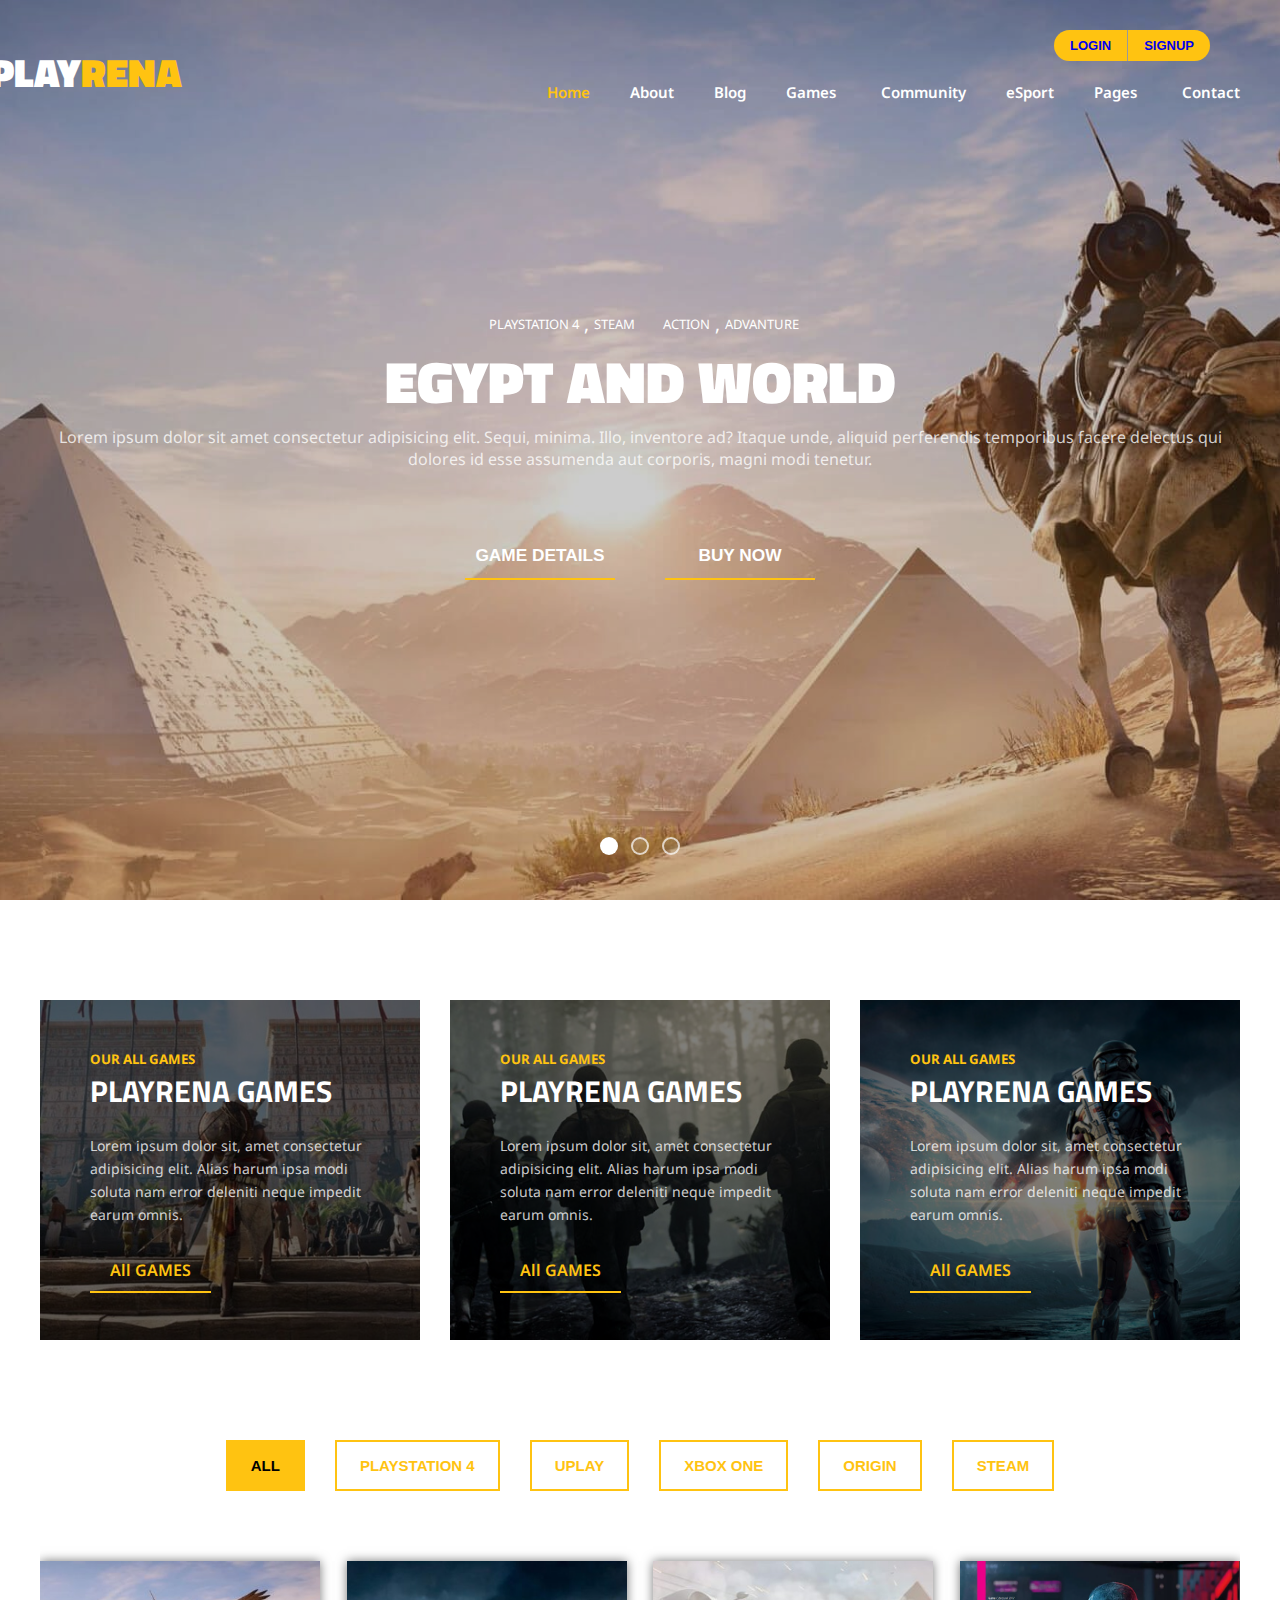
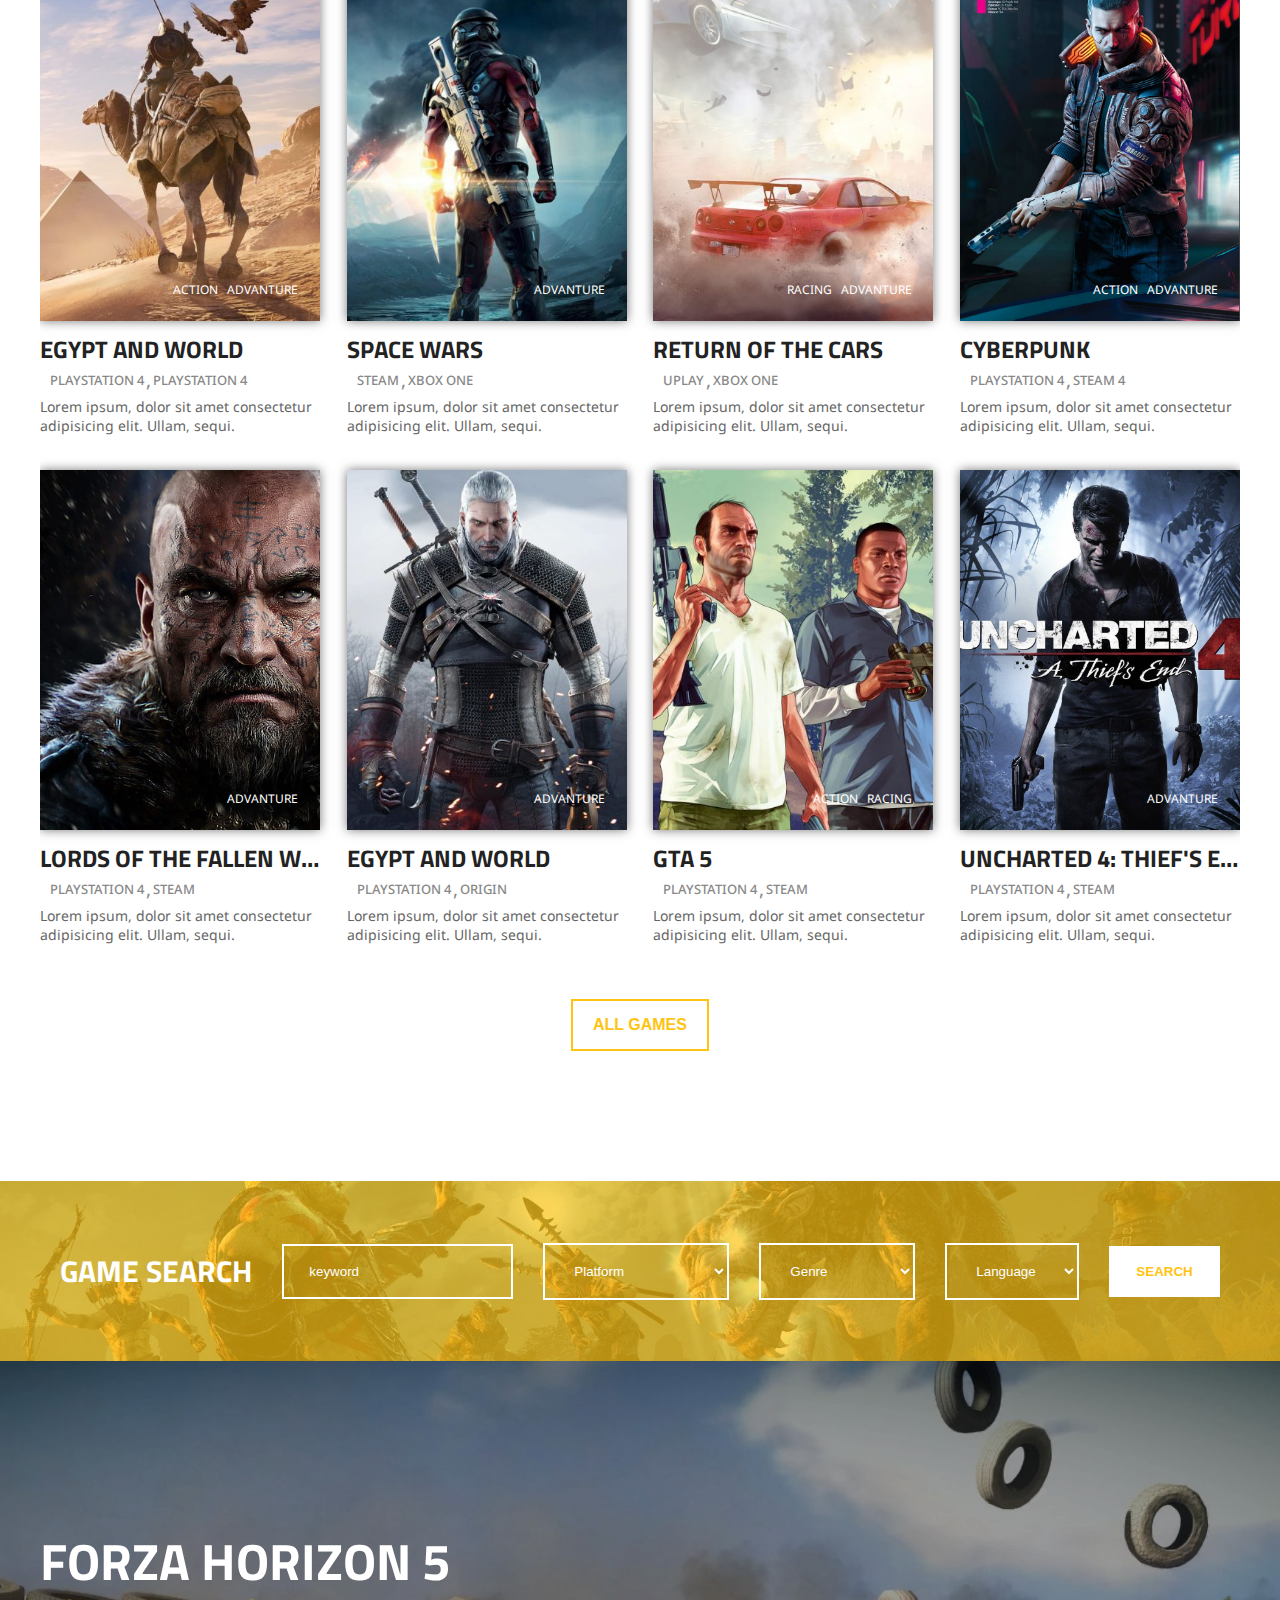
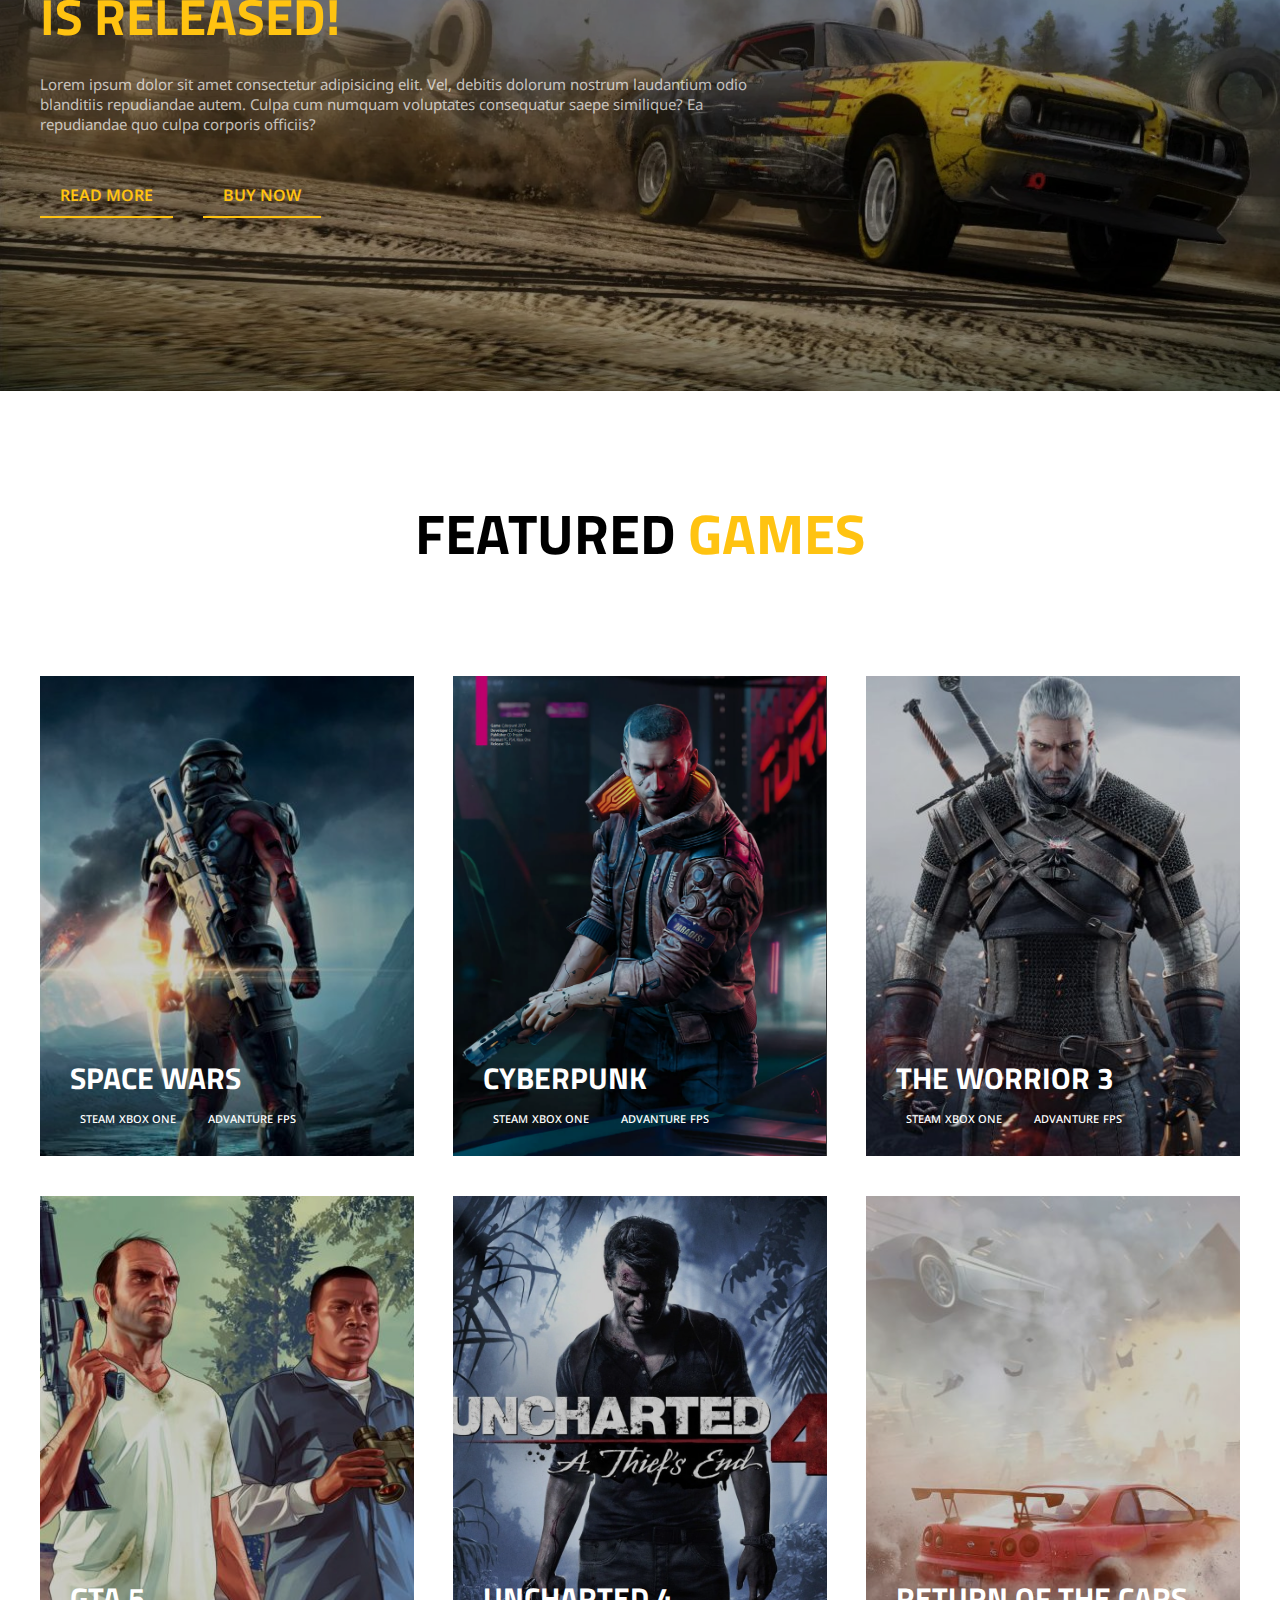
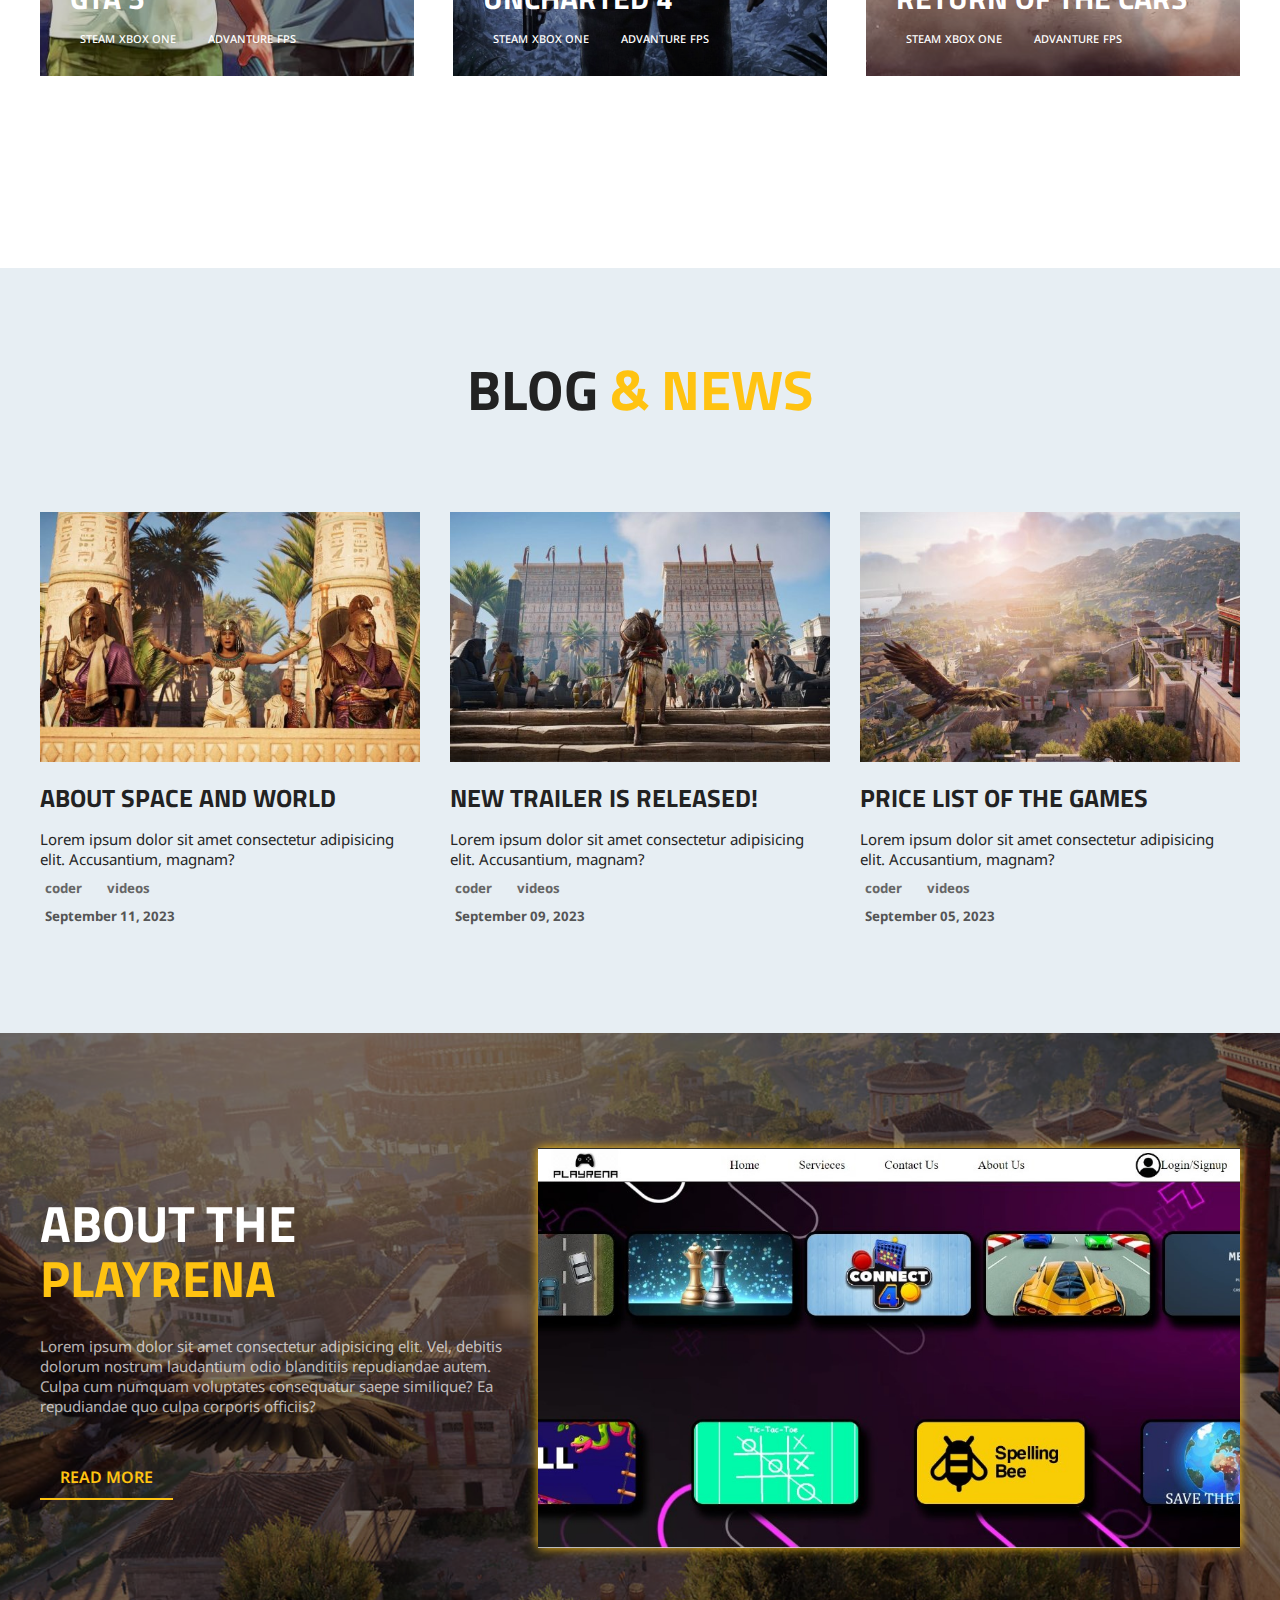
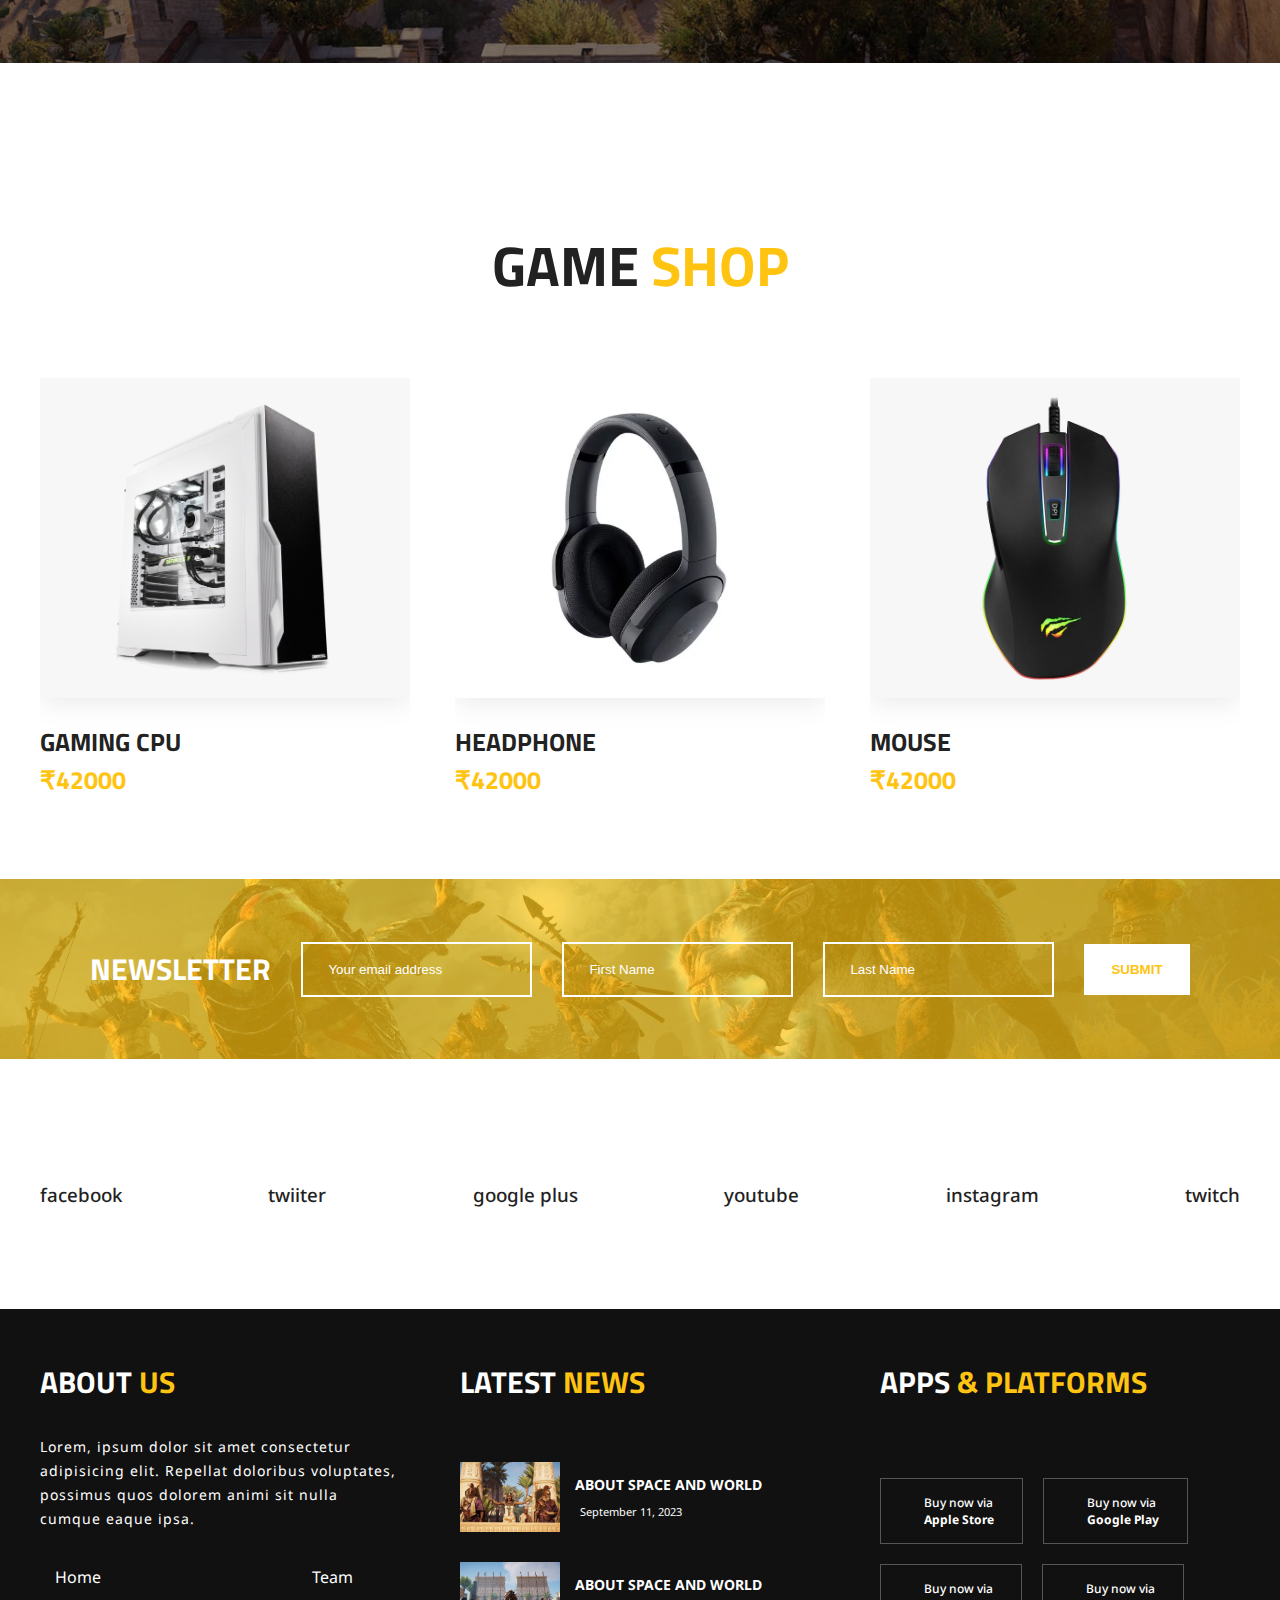
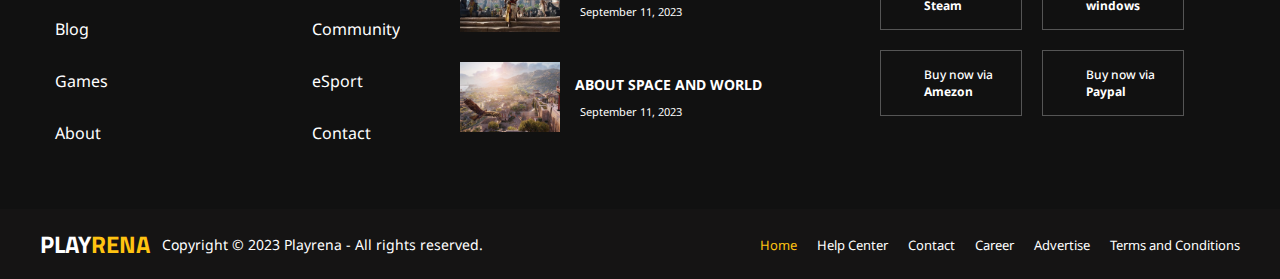
<file: gameshop/index.html>
<!DOCTYPE html>
<html lang="en">

<head>
    <meta charset="UTF-8">
    <meta name="viewport" content="width=device-width, initial-scale=1.0">
    <title>PLAYRENA</title>
    <link rel="stylesheet" href="style.css">
    <link rel="stylesheet" href="globle.css">
    <link rel="shortcut icon" href="img/favicon.png" type="image/x-icon">
    <link rel="stylesheet" href="https://cdnjs.cloudflare.com/ajax/libs/font-awesome/6.4.2/css/all.min.css"
        integrity="sha512-z3gLpd7yknf1YoNbCzqRKc4qyor8gaKU1qmn+CShxbuBusANI9QpRohGBreCFkKxLhei6S9CQXFEbbKuqLg0DA=="
        crossorigin="anonymous" referrerpolicy="no-referrer" />
</head>

<body>
    <header>
        <nav class="container">
            <div class="nav1 flex">
                <div class="icons flex">
                    <i class="fa-solid fa-magnifying-glass"></i>
                    <i class="fa-brands fa-facebook-f"></i>
                    <i class="fa-brands fa-twitter"></i>
                    <i class="fa-brands fa-google-plus-g"></i>
                    <i class="fa-brands fa-youtube"></i>
                    <i class="fa-brands fa-instagram"></i>
                    <i class="fa-brands fa-twitch"></i>
                </div>
                <div class="lsbtn flex">
                    <button><a style="text-decoration: none;" href="../userauth.php">LOGIN</a></button>
                    <button><a style="text-decoration: none;" href="../userauth.php">SIGNUP</a></button>
                </div>
            </div>
            <div class="mainnav flex">
                <div class="logo">
                    <h1><a href="/">PLAY<span>RENA</span></a></h1>
                </div>
                <div class="navlist">
                    <ul class="flex">
                        <li><a href="../index.html" class="active">Home</a></li>
                        <li><a href="/">About</a></li>
                        <li><a href="/">Blog</a></li>
                        <li><a href="/">Games<i class="fa-solid fa-angle-down"></i></a></li>
                        <li><a href="/">Community</a></li>
                        <li><a href="/">eSport</a></li>
                        <li><a href="/">Pages<i class="fa-solid fa-angle-down"></i></a></li>
                        <li><a href="/">Contact</a></li>
                    </ul>
                </div>
            </div>
        </nav>
        <div class="headercont container flex">
            <div class="labels flex">
                <div class="flex">
                    <i class="fa-solid fa-tv"></i>
                    <h3 class="flex">
                        <a href="/">PLAYSTATION 4</a>
                        <span>,</span>
                        <a href="/">STEAM</a>
                    </h3>
                </div>
                <div class="flex">
                    <i class="fa-solid fa-tags"></i>
                    <h3 class="flex">
                        <a href="/">ACTION</a>
                        <span>,</span>
                        <a href="/">ADVANTURE</a>
                    </h3>
                </div>
            </div>
            <h1 id="header_title">EGYPT AND WORLD</h1>
            <p>Lorem ipsum dolor sit amet consectetur adipisicing elit. Sequi, minima. Illo, inventore ad? Itaque unde,
                aliquid perferendis temporibus facere delectus qui dolores id esse assumenda aut corporis, magni modi
                tenetur.</p>
            <div class="headbtn flex">
                <a href="/" id="d_btn1"><button class="button type1"></button></a>
                <a href="/" id="d_btn1"><button class="button type2"></button></a>
            </div>
        </div>
        <div class="dots flex">
            <div class="dot"></div>
            <div class="dot"></div>
            <div class="dot"></div>
        </div>
    </header>

    <main>
        <div class="threebox container flex">
            <div class="cbox">
                <img src="img/box-1-bg.jpg" alt="title">
                <div class="cboxde">
                    <h5>OUR ALL GAMES</h5>
                    <h2>PLAYRENA GAMES</h2>
                    <p>Lorem ipsum dolor sit, amet consectetur adipisicing elit. Alias harum ipsa modi soluta nam error
                        deleniti neque impedit earum omnis.</p>
                    <a href="/">All GAMES</a>
                </div>
            </div>
            <div class="cbox">
                <img src="img/box-2-bg.jpg" alt="title">
                <div class="cboxde">
                    <h5>OUR ALL GAMES</h5>
                    <h2>PLAYRENA GAMES</h2>
                    <p>Lorem ipsum dolor sit, amet consectetur adipisicing elit. Alias harum ipsa modi soluta nam error
                        deleniti neque impedit earum omnis.</p>
                    <a href="/">All GAMES</a>
                </div>
            </div>
            <div class="cbox">
                <img src="img/box-3-bg.jpg" alt="title">
                <div class="cboxde">
                    <h5>OUR ALL GAMES</h5>
                    <h2>PLAYRENA GAMES</h2>
                    <p>Lorem ipsum dolor sit, amet consectetur adipisicing elit. Alias harum ipsa modi soluta nam error
                        deleniti neque impedit earum omnis.</p>
                    <a href="/">All GAMES</a>
                </div>
            </div>
        </div>
        <div class="container filter flex">
            <button class="active">ALL</button>
            <button>PLAYSTATION 4</button>
            <button>UPLAY</button>
            <button>XBOX ONE</button>
            <button>ORIGIN</button>
            <button>STEAM</button>
        </div>
        <div class="gamecards container flex">
            <div class="card">
                <div class="cardimg">
                    <a href="/">
                        <img src="img/egypt and world.jpg" alt="">
                    </a>
                    <div class="tegs">
                        <a href="/">ACTION</a>
                        <a href="/">ADVANTURE</a>
                        <i class="fa-solid fa-tags"></i>
                    </div>
                </div>
                <div class="cardinfo">
                    <h2>EGYPT AND WORLD</h2>
                    <div class="playteg flex">
                        <i class="fa-solid fa-tv"></i>
                        <h3 class="flex">
                            <a href="/">PLAYSTATION 4</a>
                            <span>,</span>
                            <a href="/">PLAYSTATION 4</a>
                        </h3>
                    </div>
                    <p>Lorem ipsum, dolor sit amet consectetur adipisicing elit. Ullam, sequi.</p>
                </div>
            </div>
            <div class="card">
                <div class="cardimg">
                    <a href="/">
                        <img src="img/spacewars.jpg" alt="">
                    </a>
                    <div class="tegs">
                        <a href="/">ADVANTURE</a>
                        <i class="fa-solid fa-tags"></i>
                    </div>
                </div>
                <div class="cardinfo">
                    <h2>SPACE WARS</h2>
                    <div class="playteg flex">
                        <i class="fa-solid fa-tv"></i>
                        <h3 class="flex">
                            <a href="/">STEAM</a>
                            <span>,</span>
                            <a href="/">XBOX ONE</a>
                        </h3>
                    </div>
                    <p>Lorem ipsum, dolor sit amet consectetur adipisicing elit. Ullam, sequi.</p>
                </div>
            </div>
            <div class="card">
                <div class="cardimg">
                    <a href="/">
                        <img src="img/return of the cars.jpg" alt="">
                    </a>
                    <div class="tegs">
                        <a href="/">RACING</a>
                        <a href="/">ADVANTURE</a>
                        <i class="fa-solid fa-tags"></i>
                    </div>
                </div>
                <div class="cardinfo">
                    <h2>RETURN OF THE CARS</h2>
                    <div class="playteg flex">
                        <i class="fa-solid fa-tv"></i>
                        <h3 class="flex">
                            <a href="/">UPLAY</a>
                            <span>,</span>
                            <a href="/">XBOX ONE</a>
                        </h3>
                    </div>
                    <p>Lorem ipsum, dolor sit amet consectetur adipisicing elit. Ullam, sequi.</p>
                </div>
            </div>
            <div class="card">
                <div class="cardimg">
                    <a href="/">
                        <img src="img/cyberpunk.jpg" alt="">
                    </a>
                    <div class="tegs">
                        <a href="/">ACTION</a>
                        <a href="/">ADVANTURE</a>
                        <i class="fa-solid fa-tags"></i>
                    </div>
                </div>
                <div class="cardinfo">
                    <h2>CYBERPUNK</h2>
                    <div class="playteg flex">
                        <i class="fa-solid fa-tv"></i>
                        <h3 class="flex">
                            <a href="/">PLAYSTATION 4</a>
                            <span>,</span>
                            <a href="/">STEAM 4</a>
                        </h3>
                    </div>
                    <p>Lorem ipsum, dolor sit amet consectetur adipisicing elit. Ullam, sequi.</p>
                </div>
            </div>
            <div class="card">
                <div class="cardimg">
                    <a href="/">
                        <img src="img/lords-of-the-fallen-warrior.jpg" alt="">
                    </a>
                    <div class="tegs">
                        <a href="/">ADVANTURE</a>
                        <i class="fa-solid fa-tags"></i>
                    </div>
                </div>
                <div class="cardinfo">
                    <h2>Lords of the fallen warrior</h2>
                    <div class="playteg flex">
                        <i class="fa-solid fa-tv"></i>
                        <h3 class="flex">
                            <a href="/">PLAYSTATION 4</a>
                            <span>,</span>
                            <a href="/">steam</a>
                        </h3>
                    </div>
                    <p>Lorem ipsum, dolor sit amet consectetur adipisicing elit. Ullam, sequi.</p>
                </div>
            </div>
            <div class="card">
                <div class="cardimg">
                    <a href="./product.php?id=1">
                        <img src="img/the-witcher-1.jpg" alt="">
                    </a>
                    <div class="tegs">
                        <a href="/">ADVANTURE</a>
                        <i class="fa-solid fa-tags"></i>
                    </div>
                </div>
                <div class="cardinfo">
                    <h2>EGYPT AND WORLD</h2>
                    <div class="playteg flex">
                        <i class="fa-solid fa-tv"></i>
                        <h3 class="flex">
                            <a href="/">PLAYSTATION 4</a>
                            <span>,</span>
                            <a href="/">origin</a>
                        </h3>
                    </div>
                    <p>Lorem ipsum, dolor sit amet consectetur adipisicing elit. Ullam, sequi.</p>
                </div>
            </div>
            <div class="card">
                <div class="cardimg">
                    <a href="/">
                        <img src="img/gta-5.jpg" alt="">
                    </a>
                    <div class="tegs">
                        <a href="/">ACTION</a>
                        <a href="/">racing</a>
                        <i class="fa-solid fa-tags"></i>
                    </div>
                </div>
                <div class="cardinfo">
                    <h2>GTA 5</h2>
                    <div class="playteg flex">
                        <i class="fa-solid fa-tv"></i>
                        <h3 class="flex">
                            <a href="/">PLAYSTATION 4</a>
                            <span>,</span>
                            <a href="/">steam</a>
                        </h3>
                    </div>
                    <p>Lorem ipsum, dolor sit amet consectetur adipisicing elit. Ullam, sequi.</p>
                </div>
            </div>
            <div class="card">
                <div class="cardimg">
                    <a href="/">
                        <img src="img/uncharted-4.jpg" alt="">
                    </a>
                    <div class="tegs">
                        <a href="/">ADVANTURE</a>
                        <i class="fa-solid fa-tags"></i>
                    </div>
                </div>
                <div class="cardinfo">
                    <h2>uncharted 4: thief's end</h2>
                    <div class="playteg flex">
                        <i class="fa-solid fa-tv"></i>
                        <h3 class="flex">
                            <a href="/">PLAYSTATION 4</a>
                            <span>,</span>
                            <a href="/">steam</a>
                        </h3>
                    </div>
                    <p>Lorem ipsum, dolor sit amet consectetur adipisicing elit. Ullam, sequi.</p>
                </div>
            </div>
        </div>
        <div class="allgamebtn flex container">
            <a href="/">
                <button>ALL GAMES</button>
            </a>
        </div>
        <div class="gamesearch flex">
            <div class="container flex">
                <h2>GAME SEARCH</h2>
                <form action="submit" class="flex">
                    <input type="text" placeholder="keyword">
                    <select name="name" id="">
                        <option value="">Platform</option>
                        <option value="Mac OS X">Mac OS X</option>
                        <option value="Microsoft Windows">Microsoft Windows</option>
                        <option value="Origin">Origin</option>
                        <option value="Playstation 4">Playstation 4</option>
                        <option value="Steam">Steam</option>
                    </select>
                    <select name="name" id="">
                        <option value="">Genre</option>
                        <option value="ACTION">ACTION</option>
                        <option value="ADVANTURE">ADVANTURE</option>
                        <option value="RACING">RACING</option>
                        <option value="SPORTS">SPORTS</option>
                        <option value="SIMULATION">SIMULATION</option>
                    </select>
                    <select name="name" id="">
                        <option value="">Language</option>
                        <option value="English">English</option>
                        <option value="German">German</option>
                    </select>
                    <button type="submit">SEARCH</button>
                </form>
            </div>
        </div>
        <div class="newrelesed flex">
            <div class="container">
                <div class="newretitle">
                    <h2>Forza horizon 5</h2>
                    <h2>Is released!</h2>
                </div>
                <p>Lorem ipsum dolor sit amet consectetur adipisicing elit. Vel, debitis dolorum nostrum laudantium odio
                    blanditiis repudiandae autem. Culpa cum numquam voluptates consequatur saepe similique? Ea
                    repudiandae quo culpa corporis officiis?</p>
                <div class="flex">
                    <a href="/">read more</a>
                    <a href="/">buy now</a>
                </div>
            </div>
        </div>
        <div class="featuredgames container flex">
            <h2>featured&nbsp;<span>games</span></h2>
            <div class="fgamescards flex">
                <div class="fcard">
                    <img src="img/spacewars.jpg" alt="">
                    <div class="fcarddetails">
                        <h2>space wars</h2>
                        <div class="tegs2 flex">
                            <div class="teg flex">
                                <i class="fa-solid fa-tv"></i>
                                <h3 class="flex">
                                    <a href="/">steam</a>
                                    <a href="/">xbox one</a>
                                </h3>
                            </div>
                            <div class="teg flex">
                                <i class="fa-solid fa-tags"></i>
                                <h3 class="flex">
                                    <a href="/">advanture</a>
                                    <a href="/">fps</a>
                                </h3>
                            </div>
                        </div>
                    </div>
                    <div class="fhovercont">
                        <h2>space wars</h2>
                    </div>
                </div>
                <div class="fcard">
                    <img src="img/cyberpunk.jpg" alt="">
                    <div class="fcarddetails">
                        <h2>cyberpunk</h2>
                        <div class="tegs2 flex">
                            <div class="teg flex">
                                <i class="fa-solid fa-tv"></i>
                                <h3 class="flex">
                                    <a href="/">steam</a>
                                    <a href="/">xbox one</a>
                                </h3>
                            </div>
                            <div class="teg flex">
                                <i class="fa-solid fa-tags"></i>
                                <h3 class="flex">
                                    <a href="/">advanture</a>
                                    <a href="/">fps</a>
                                </h3>
                            </div>
                        </div>
                    </div>
                    <div class="fhovercont">
                        <h2>cyberpunk</h2>
                    </div>
                </div>
                <div class="fcard">
                    <img src="img/the-witcher-1.jpg" alt="">
                    <div class="fcarddetails">
                        <h2>the worrior 3</h2>
                        <div class="tegs2 flex">
                            <div class="teg flex">
                                <i class="fa-solid fa-tv"></i>
                                <h3 class="flex">
                                    <a href="/">steam</a>
                                    <a href="/">xbox one</a>
                                </h3>
                            </div>
                            <div class="teg flex">
                                <i class="fa-solid fa-tags"></i>
                                <h3 class="flex">
                                    <a href="/">advanture</a>
                                    <a href="/">fps</a>
                                </h3>
                            </div>
                        </div>
                    </div>
                    <div class="fhovercont">
                        <h2>the worrior 3</h2>
                    </div>
                </div>
                <div class="fcard">
                    <img src="img/gta-5.jpg" alt="">
                    <div class="fcarddetails">
                        <h2>Gta 5</h2>
                        <div class="tegs2 flex">
                            <div class="teg flex">
                                <i class="fa-solid fa-tv"></i>
                                <h3 class="flex">
                                    <a href="/">steam</a>
                                    <a href="/">xbox one</a>
                                </h3>
                            </div>
                            <div class="teg flex">
                                <i class="fa-solid fa-tags"></i>
                                <h3 class="flex">
                                    <a href="/">advanture</a>
                                    <a href="/">fps</a>
                                </h3>
                            </div>
                        </div>
                    </div>
                    <div class="fhovercont">
                        <h2>Gta 5</h2>
                    </div>
                </div>
                <div class="fcard">
                    <img src="img/uncharted-4.jpg" alt="">
                    <div class="fcarddetails">
                        <h2>uncharted 4</h2>
                        <div class="tegs2 flex">
                            <div class="teg flex">
                                <i class="fa-solid fa-tv"></i>
                                <h3 class="flex">
                                    <a href="/">steam</a>
                                    <a href="/">xbox one</a>
                                </h3>
                            </div>
                            <div class="teg flex">
                                <i class="fa-solid fa-tags"></i>
                                <h3 class="flex">
                                    <a href="/">advanture</a>
                                    <a href="/">fps</a>
                                </h3>
                            </div>
                        </div>
                    </div>
                    <div class="fhovercont">
                        <h2>uncharted 4</h2>
                    </div>
                </div>
                <div class="fcard">
                    <img src="img/return of the cars.jpg" alt="">
                    <div class="fcarddetails">
                        <h2>return of the cars</h2>
                        <div class="tegs2 flex">
                            <div class="teg flex">
                                <i class="fa-solid fa-tv"></i>
                                <h3 class="flex">
                                    <a href="/">steam</a>
                                    <a href="/">xbox one</a>
                                </h3>
                            </div>
                            <div class="teg flex">
                                <i class="fa-solid fa-tags"></i>
                                <h3 class="flex">
                                    <a href="/">advanture</a>
                                    <a href="/">fps</a>
                                </h3>
                            </div>
                        </div>
                    </div>
                    <div class="fhovercont">
                        <h2>return of the cars</h2>
                    </div>
                </div>
            </div>
        </div>
        <div class="blogandnews flex">
            <div class="container">
                <h2>blog&nbsp;<span>& news</span></h2>
                <div class="threecards flex">
                    <div class="tcard">
                        <img src="img/blognews1.jpg" alt="">
                        <div class="tcarddetails">
                            <h3>about space and world</h3>
                            <p>Lorem ipsum dolor sit amet consectetur adipisicing elit. Accusantium, magnam?</p>
                            <div class="postby flex">
                                <div class="flex">
                                    <i class="fa-brands fa-centercode"></i>
                                    <h5>coder</h5>
                                </div>
                                <div class="flex">
                                    <i class="fa-solid fa-folder-open"></i>
                                    <h5>videos</h5>
                                </div>
                            </div>
                            <div class="posttime flex">
                                <i class="fa-regular fa-clock"></i>
                                <h5>September 11, 2023</h5>
                            </div>
                        </div>
                    </div>
                    <div class="tcard">
                        <img src="img/blognews2.jpg" alt="">
                        <div class="tcarddetails">
                            <h3>new trailer is released!</h3>
                            <p>Lorem ipsum dolor sit amet consectetur adipisicing elit. Accusantium, magnam?</p>
                            <div class="postby flex">
                                <div class="flex">
                                    <i class="fa-brands fa-centercode"></i>
                                    <h5>coder</h5>
                                </div>
                                <div class="flex">
                                    <i class="fa-solid fa-folder-open"></i>
                                    <h5>videos</h5>
                                </div>
                            </div>
                            <div class="posttime flex">
                                <i class="fa-regular fa-clock"></i>
                                <h5>September 09, 2023</h5>
                            </div>
                        </div>
                    </div>
                    <div class="tcard">
                        <img src="img/blognews3.jpg" alt="">
                        <div class="tcarddetails">
                            <h3>price list of the games</h3>
                            <p>Lorem ipsum dolor sit amet consectetur adipisicing elit. Accusantium, magnam?</p>
                            <div class="postby flex">
                                <div class="flex">
                                    <i class="fa-brands fa-centercode"></i>
                                    <h5>coder</h5>
                                </div>
                                <div class="flex">
                                    <i class="fa-solid fa-folder-open"></i>
                                    <h5>videos</h5>
                                </div>
                            </div>
                            <div class="posttime flex">
                                <i class="fa-regular fa-clock"></i>
                                <h5>September 05, 2023</h5>
                            </div>
                        </div>
                    </div>
                </div>
            </div>
        </div>
        <div class="newrelesed flex aboutus">
            <div class="container flex">
                <div class="aboutusdetails">
                    <div class="newretitle">
                        <h2>About the</h2>
                        <h2>PLAYRENA</h2>
                    </div>
                    <p>Lorem ipsum dolor sit amet consectetur adipisicing elit. Vel, debitis dolorum nostrum laudantium
                        odio blanditiis repudiandae autem. Culpa cum numquam voluptates consequatur saepe similique? Ea
                        repudiandae quo culpa corporis officiis?</p>
                    <div class="flex">
                        <a href="/">read more</a>
                    </div>
                </div>
                <div class="aboutusimg">
                    <img src="img/codingwebstudio.jpg" alt="">
                </div>
            </div>
        </div>
        <div class="gameshop container flex">
            <h2>game&nbsp;<span>shop</span></h2>
            <div class="shopcards flex">
                <div class="scard">
                    <img src="img/cpu.png" alt="">
                    <div class="scarddetails">
                        <h3>Gaming cpu</h3>
                        <h3>₹42000</h3>
                    </div>
                </div>
                <div class="scard">
                    <img src="img/headphone.jpg" alt="">
                    <div class="scarddetails">
                        <h3>headphone</h3>
                        <h3>₹42000</h3>
                    </div>
                </div>
                <div class="scard">
                    <img src="img/mouse.png" alt="">
                    <div class="scarddetails">
                        <h3>Mouse</h3>
                        <h3>₹42000</h3>
                    </div>
                </div>
            </div>
        </div>
        <div class="gamesearch flex">
            <div class="container flex">
                <h2>newsletter</h2>
                <form action="submit" class="flex">
                    <input type="text" placeholder="Your email address">
                    <input type="text" placeholder="First Name">
                    <input type="text" placeholder="Last Name">
                    <button type="submit">SUBMIT</button>
                </form>
            </div>
        </div>
        <div class="socialicons flex container">
            <div class="social">
                <i class="fa-brands fa-facebook-f"></i>
                <h3>facebook</h3>
            </div>
            <div class="social">
                <i class="fa-brands fa-twitter"></i>
                <h3>twiiter</h3>
            </div>
            <div class="social">
                <i class="fa-brands fa-google-plus-g"></i>
                <h3>google plus</h3>
            </div>
            <div class="social">
                <i class="fa-brands fa-youtube"></i>
                <h3>youtube</h3>
            </div>
            <div class="social">
                <i class="fa-brands fa-instagram"></i>
                <h3>instagram</h3>
            </div>
            <div class="social">
                <i class="fa-brands fa-twitch"></i>
                <h3>twitch</h3>
            </div>
        </div>
    </main>


    <footer>
        <section class="footersec container flex">
            <div class="footerh2 flex">
                <h2>about&nbsp;<span>us</span></h2>
                <h2>latest&nbsp;<span>news</span></h2>
                <h2>apps&nbsp;<span>& platforms</span></h2>
            </div>
            <div class="flex footermenu">
                <div class="faboutus">
                    <p>Lorem, ipsum dolor sit amet consectetur adipisicing elit. Repellat doloribus voluptates, possimus quos dolorem animi sit nulla cumque eaque ipsa.</p>
                    <div class="flex">
                        <ul class="flex">
                            <li><a href="/"><i class="fa-solid fa-caret-right"></i>Home</a></li>
                            <li><a href="/"><i class="fa-solid fa-caret-right"></i>Blog</a></li>
                            <li><a href="/"><i class="fa-solid fa-caret-right"></i>Games</a></li>
                            <li><a href="/"><i class="fa-solid fa-caret-right"></i>About</a></li>
                        </ul>
                        <ul class="flex">
                            <li><a href="/"><i class="fa-solid fa-caret-right"></i>Team</a></li>
                            <li><a href="/"><i class="fa-solid fa-caret-right"></i>Community</a></li>
                            <li><a href="/"><i class="fa-solid fa-caret-right"></i>eSport</a></li>
                            <li><a href="/"><i class="fa-solid fa-caret-right"></i>Contact</a></li>
                        </ul>
                    </div>
                </div>
                <div class="latestnews">
                    <div class="fnews flex">
                        <div class="fnewscard flex">
                            <img src="img/blognews1.jpg" alt="">
                            <div class="fnewsdetails">
                                <h4>about space and world</h4>
                                <p><i class="fa-regular fa-clock"></i><span>September 11, 2023</span></p>
                            </div>
                        </div>
                        <div class="fnewscard flex">
                            <img src="img/blognews2.jpg" alt="">
                            <div class="fnewsdetails">
                                <h4>about space and world</h4>
                                <p><i class="fa-regular fa-clock"></i><span>September 11, 2023</span></p>
                            </div>
                        </div>
                        <div class="fnewscard flex">
                            <img src="img/blognews3.jpg" alt="">
                            <div class="fnewsdetails">
                                <h4>about space and world</h4>
                                <p><i class="fa-regular fa-clock"></i><span>September 11, 2023</span></p>
                            </div>
                        </div>
                    </div>
                </div>
                <div class="appsec">
                    <div class="platform flex">
                        <div class="apps flex">
                            <i class="fa-brands fa-apple"></i>
                            <div class="appde">
                                <h4>Buy now via</h4>
                                <h4>Apple Store</h4>
                            </div>
                        </div>
                        <div class="apps flex">
                            <i class="fa-brands fa-google-play"></i>
                            <div class="appde">
                                <h4>Buy now via</h4>
                                <h4>Google Play</h4>
                            </div>
                        </div>
                        <div class="apps flex">
                            <i class="fa-brands fa-steam"></i>
                            <div class="appde">
                                <h4>Buy now via</h4>
                                <h4>Steam</h4>
                            </div>
                        </div>
                        <div class="apps flex">
                            <i class="fa-brands fa-windows"></i>
                            <div class="appde">
                                <h4>Buy now via</h4>
                                <h4>windows</h4>
                            </div>
                        </div>
                        <div class="apps flex">
                            <i class="fa-brands fa-amazon"></i>
                            <div class="appde">
                                <h4>Buy now via</h4>
                                <h4>Amezon</h4>
                            </div>
                        </div>
                        <div class="apps flex">
                            <i class="fa-brands fa-paypal"></i>
                            <div class="appde">
                                <h4>Buy now via</h4>
                                <h4>Paypal</h4>
                            </div>
                        </div>
                    </div>
                </div>
            </div>
        </section>
        <section class="copyrightsec flex">
            <div class="copyright container flex">
                <div class="flex">
                    <h2>PLAY<span>RENA</span></h2>
                    <p>Copyright &copy; 2023 Playrena - All rights reserved.</p>
                </div>
                <ul class="flex">
                    <li><a href="/" class="factive">Home</a></li>
                    <li><a href="/">Help Center</a></li>
                    <li><a href="/">Contact</a></li>
                    <li><a href="/">Career</a></li>
                    <li><a href="/">Advertise</a></li>
                    <li><a href="/">Terms and Conditions</a></li>
                </ul>
            </div>
        </section>
    </footer>


    <script src="script.js"></script>
</body>

</html>
</file>
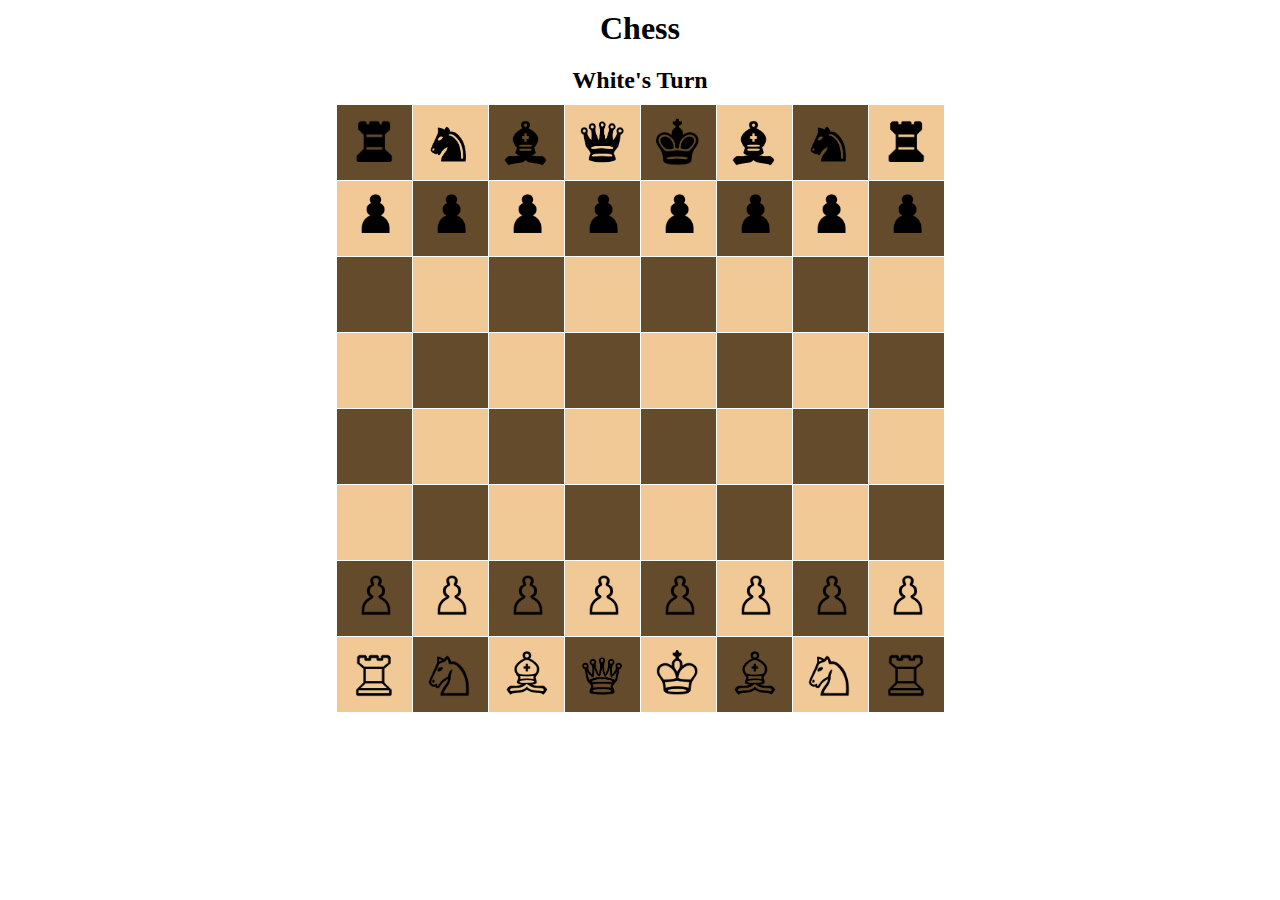
<file: Games/CHESS/index.html>
<!DOCTYPE html>
<html lang="en">

<head>
    <meta charset="UTF-8">
    <meta http-equiv="X-UA-Compatible" content="IE=edge">
    <meta name="viewport" content="width=device-width, initial-scale=1.0">
    <meta name="author" content="Jahid Khan">
    <link rel="stylesheet" href="Chess.css">
    
    <title>Chess</title>
</head>


<body>

    <h1>Chess</h1>
    <h2 id="tog">White's Turn</h2>


    
    <ul>

        <div class="divv" id="row8">
            <li class="box" id="b801">Brook</li>
            <li class="box" id="b802">Bknight</li>
            <li class="box" id="b803">Bbishop</li>
            <li class="box" id="b804">Bqueen</li>
            <li class="box" id="b805">Bking</li>
            <li class="box" id="b806">Bbishop</li>
            <li class="box" id="b807">Bknight</li>
            <li class="box" id="b808">Brook</li>
        </div>
        <div class="divv" id="row7">
            <li class="box" id="b701">Bpawn</li>
            <li class="box" id="b702">Bpawn</li>
            <li class="box" id="b703">Bpawn</li>
            <li class="box" id="b704">Bpawn</li>
            <li class="box" id="b705">Bpawn</li>
            <li class="box" id="b706">Bpawn</li>
            <li class="box" id="b707">Bpawn</li>
            <li class="box" id="b708">Bpawn</li>
        </div>
        <div class="divv" id="row6">
            <li class="box" id="b601"></li>
            <li class="box" id="b602"></li>
            <li class="box" id="b603"></li>
            <li class="box" id="b604"></li>
            <li class="box" id="b605"></li>
            <li class="box" id="b606"></li>
            <li class="box" id="b607"></li>
            <li class="box" id="b608"></li>
        </div>
        <div class="divv" id="row5">
            <li class="box" id="b501"></li>
            <li class="box" id="b502"></li>
            <li class="box" id="b503"></li>
            <li class="box" id="b504"></li>
            <li class="box" id="b505"></li>
            <li class="box" id="b506"></li>
            <li class="box" id="b507"></li>
            <li class="box" id="b508"></li>
        </div>
        <div class="divv" id="row4">
            <li class="box" id="b401"></li>
            <li class="box" id="b402"></li>
            <li class="box" id="b403"></li>
            <li class="box" id="b404"></li>
            <li class="box" id="b405"></li>
            <li class="box" id="b406"></li>
            <li class="box" id="b407"></li>
            <li class="box" id="b408"></li>
        </div>
        <div class="divv" id="row3">
            <li class="box" id="b301"></li>
            <li class="box" id="b302"></li>
            <li class="box" id="b303"></li>
            <li class="box" id="b304"></li>
            <li class="box" id="b305"></li>
            <li class="box" id="b306"></li>
            <li class="box" id="b307"></li>
            <li class="box" id="b308"></li>
        </div>

        <div class="divv" id="row2">
            <li class="box Wpawn" id="b201">Wpawn</li>
            <li class="box Wpawn" id="b202">Wpawn</li>
            <li class="box Wpawn" id="b203">Wpawn</li>
            <li class="box Wpawn" id="b204">Wpawn</li>
            <li class="box Wpawn" id="b205">Wpawn</li>
            <li class="box Wpawn" id="b206">Wpawn</li>
            <li class="box Wpawn" id="b207">Wpawn</li>
            <li class="box Wpawn" id="b208">Wpawn</li>
        </div>
        <div class="divv" id="row1">
            <li class="box" id="b101">Wrook</li>
            <li class="box" id="b102">Wknight</li>
            <li class="box" id="b103">Wbishop</li>
            <li class="box" id="b104">Wqueen</li>
            <li class="box" id="b105">Wking</li>
            <li class="box" id="b106">Wbishop</li>
            <li class="box" id="b107">Wknight</li>
            <li class="box" id="b108">Wrook</li>
        </div>

    </ul>
    <script src="Chess.js"></script>
</body>

<script>


   
</script>

</html>
</file>
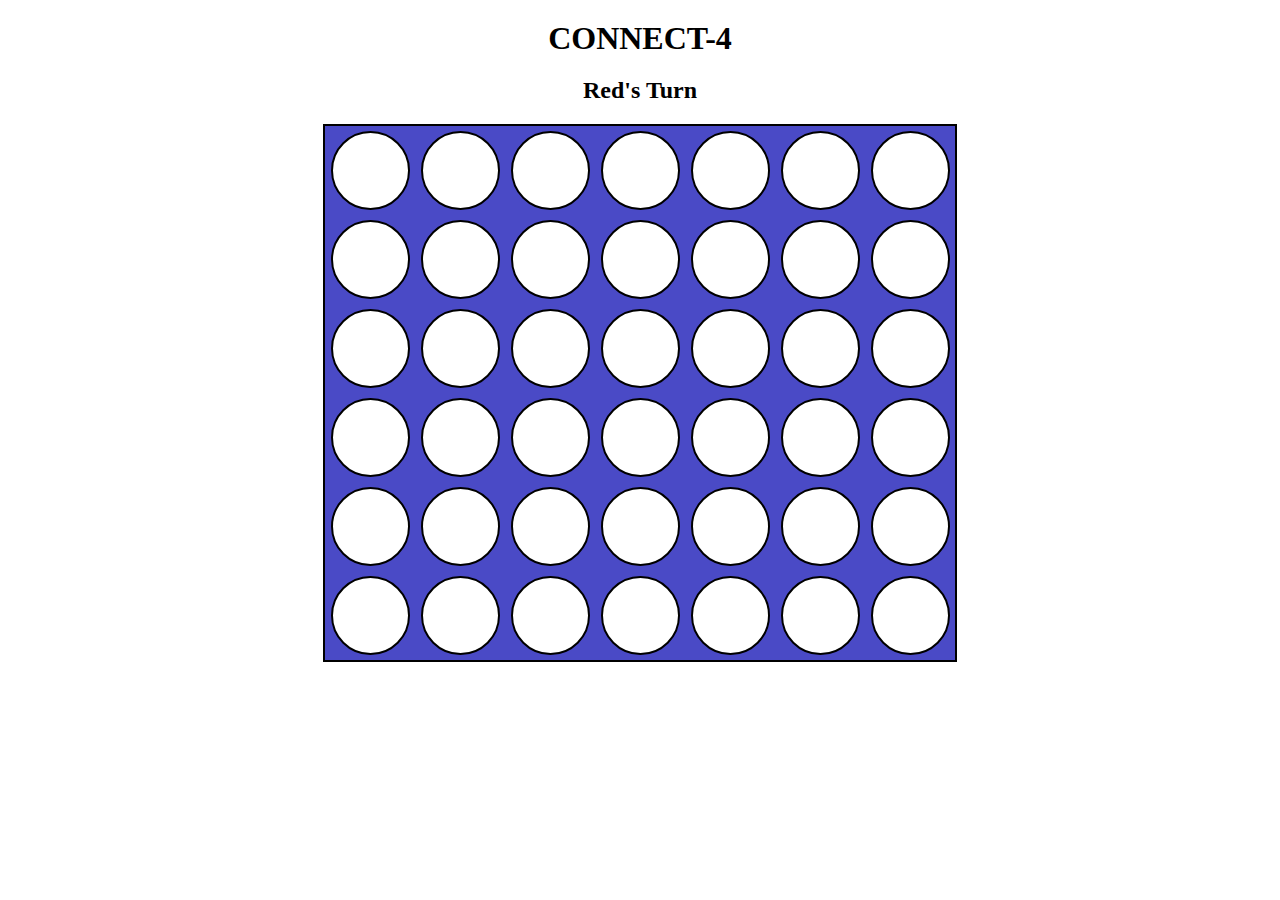
<file: Games/Connect4/index.html>
<!DOCTYPE html>
<html lang="en">

<head>
    <meta charset="UTF-8">
    <meta http-equiv="X-UA-Compatible" content="IE=edge">
    <meta name="viewport" content="width=device-width, initial-scale=1.0">
    <title>Document</title>
    <link rel="stylesheet" href="connect4.css">
</head>

<body>

    <h1>CONNECT-4</h1>
    <h2 id="whosturn">Red's Turn</h2>

    <div class="board">

        <ul class="column" id="c1">
            <p id="c1r6"></p>
            <p id="c1r5"></p>
            <p id="c1r4"></p>
            <p id="c1r3"></p>
            <p id="c1r2"></p>
            <p id="c1r1"></p>
        </ul>
        <ul class="column" id="c2">
            <p id="c2r6"></p>
            <p id="c2r5"></p>
            <p id="c2r4"></p>
            <p id="c2r3"></p>
            <p id="c2r2"></p>
            <p id="c2r1"></p>
        </ul>
        <ul class="column" id="c3">
            <p id="c3r6"></p>
            <p id="c3r5"></p>
            <p id="c3r4"></p>
            <p id="c3r3"></p>
            <p id="c3r2"></p>
            <p id="c3r1"></p>
        </ul>
        <ul class="column" id="c4">
            <p id="c4r6"></p>
            <p id="c4r5"></p>
            <p id="c4r4"></p>
            <p id="c4r3"></p>
            <p id="c4r2"></p>
            <p id="c4r1"></p>
        </ul>
        <ul class="column" id="c5">
            <p id="c5r6"></p>
            <p id="c5r5"></p>
            <p id="c5r4"></p>
            <p id="c5r3"></p>
            <p id="c5r2"></p>
            <p id="c5r1"></p>
        </ul>
        <ul class="column" id="c6">
            <p id="c6r6"></p>
            <p id="c6r5"></p>
            <p id="c6r4"></p>
            <p id="c6r3"></p>
            <p id="c6r2"></p>
            <p id="c6r1"></p>
        </ul>
        <ul class="column" id="c7">
            <p id="c7r6"></p>
            <p id="c7r5"></p>
            <p id="c7r4"></p>
            <p id="c7r3"></p>
            <p id="c7r2"></p>
            <p id="c7r1"></p>
        </ul>


    </div>


</body>
<script src="./connect4.js"></script>

</html>
</file>
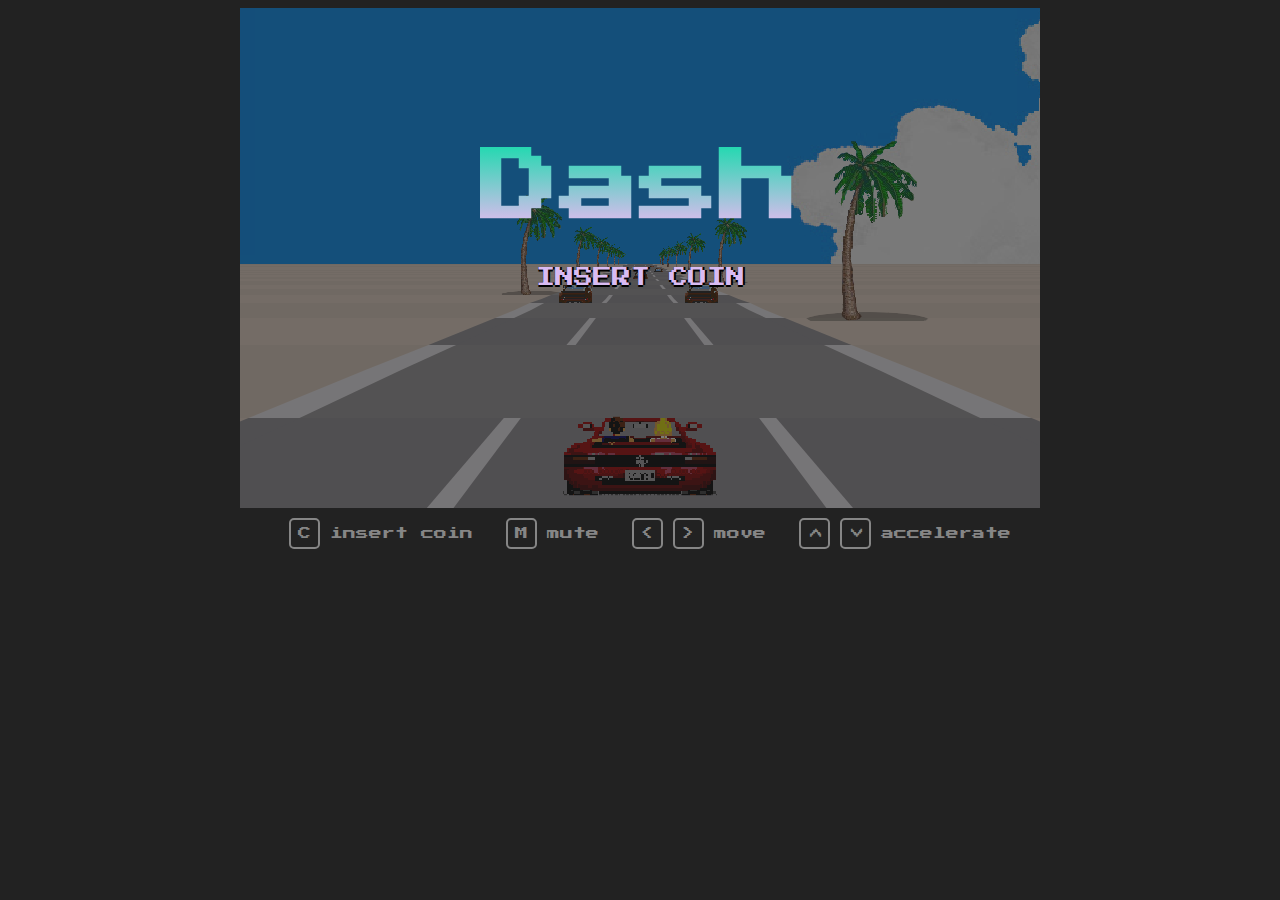
<file: Games/Dash.github.io-main/index.html>
<!DOCTYPE html>
<html lang="en">
  <head>
    <meta charset="UTF-8" />



    <title>Dash</title>
<link rel="icon" href="icon.png">
    <link
      rel="stylesheet"
      href="https://fonts.googleapis.com/css?family=Press+Start+2P"
    />

    <style>
      body {
        background: #222;
        font-family: "Press Start 2P", monospace;
        font-smooth: never;
        height: 98vh;
      }

      /* UI */
      .topUI {
        position: absolute;
        z-index: 1000; /* need this cause clip-path changes stack context */
        transform: translate(-50%, 25px);
        text-shadow: -2px 0 black, 0 2px black, 2px 0 black, 0 -2px black;
        letter-spacing: 2px;
        color: #fff;
        font-size: 17px;
      }
      .topUI::before {
        display: inline-block;
        height: 17px;
        padding: 1px 2px;
        line-height: 19px;
        font-size: 17px;
        background: #fff;
        text-shadow: none;
        font-weight: 900;
        letter-spacing: 0;
        border-radius: 6px;
        margin-right: 30px;
        border: 2px solid #7dd8c9;
      }
      #time {
        left: 13%;
        color: #f4f430;
      }
      #time::before {
        content: "TIME";
        color: #f57214;
      }
      #score {
        left: 45%;
      }
      #score::before {
        content: "SCORE";
        color: #a61a9d;
      }
      #lap {
        left: 88%;
        width: 45%;
      }
      #lap::before {
        content: "LAP";
        color: #0082df;
      }

      #tacho {
        position: absolute;
        text-align: right;
        width: 23%;
        bottom: 5%;
        z-index: 2000;
        color: #e62e13;
        text-shadow: -2px 0 black, 0 2px black, 2px 0 black, 0 -2px black;
        letter-spacing: 2px;
        font-size: 23px;
      }
      #tacho::after {
        content: "km/h";
        color: #fab453;
        font-size: 18px;
        margin-left: 5px;
      }

      /*
  road
*/
      #game {
        position: relative;
        margin: 0 auto;
        overflow: hidden;
        background: #222;
        user-select: none;
        transition: opacity 10s;
      }
      #road {
        transition: opacity 2s;
        transition-timing-function: steps(8, end);
      }
      #road * {
        position: absolute;
        image-rendering: pixelated;
      }
      #hero {
        background-repeat: no-repeat;
        background-position: -110px 0;
        z-index: 2000;
        transform: scale(1.4);
      }
      #cloud {
        background-size: auto 100%;
        width: 100%;
        height: 57%;
      }

      /*
  home
*/
      #road {
        position: absolute;
        width: 100%;
        height: 100%;
      }

      #home {
        position: absolute;
        color: #fff;
        width: 100%;
        height: 100%;

        z-index: 1000; /* need this cause clip-path changes stack context */
      }

      #highscore {
        position: absolute;
        width: 100%;
        height: 20%;
        bottom: 0;
        column-count: 3;
        column-fill: auto;
      }

      #highscore * {
        color: #9e95a8;
        margin: 0 0 6px 27px;
      }

      h1 {
        position: absolute;
        left: 50%;
        top: 25%;
        transform: translate(-50%, -50%);
        font-size: 5em;

        background: -webkit-linear-gradient(#25d8b1, #e2bbf0);
        -webkit-background-clip: text;
        -webkit-text-fill-color: transparent;
      }

      #text {
        position: absolute;
        left: 50%;
        top: 50%;
        transform: translate(-50%, -50%);
        font-size: 1.2em;
        color: #d9bbf3;
        text-shadow: 0 0 black, 0 2px black, 2px 0 black, 0 0 black;
      }

      .blink {
        animation: blinker 2s steps(4, end) infinite;
      }
      @keyframes blinker {
        50% {
          opacity: 0;
        }
      }

      /*
  Guide
*/
      #controls {
        color: #868686;
        font-size: 13px;
        line-height: 13px;
        margin: 10px;
        text-align: center;
      }
      #controls > span {
        margin-left: 20px;
      }
      #controls > span > span {
        border: 2px solid #868686;
        border-radius: 5px;
        padding: 7px;
        margin-right: 10px;
        display: inline-block;
      }
      #controls > span:last-child > span {
        transform: rotate(90deg);
      }
    </style>

    <script>
      window.console = window.console || function (t) {};
    </script>

    <script>
      if (document.location.search.match(/type=embed/gi)) {
        window.parent.postMessage("resize", "*");
      }
    </script>
  </head>

  <body translate="no">
    <div id="game">
      <div id="road">
        <div id="cloud"></div>
        <div id="hero"></div>
      </div>

      <div id="hud">
        <span id="time" class="topUI">0</span>
        <span id="score" class="topUI">0</span>
        <span id="lap" class="topUI">0'00"000</span>
        <span id="tacho">0</span>
      </div>

      <div id="home">
        <h1>Dash</h1>
        <p id="text"></p>

        <div id="highscore"></div>
      </div>
    </div>

    <div id="controls">
      <span><span>C</span>insert coin</span>
      <span><span>M</span>mute</span>
      <span><span>&lt;</span><span>&gt;</span>move</span>
      <span><span>&lt;</span><span>&gt;</span>accelerate</span>
    </div>
    <script src="javascript/1.js"></script>

    <script id="rendered-js">
      // ------------------------------------------------------------
      // assets
      // ------------------------------------------------------------

      const ASSETS = {
        COLOR: {
          TAR: ["#959298", "#9c9a9d"],
          RUMBLE: ["#959298", "#f5f2f6"],
          GRASS: ["#eedccd", "#e6d4c5"],
        },

        IMAGE: {
          TREE: {
            src: "images/tree.png",
            width: 132,
            height: 192,
          },

          HERO: {
            src: "images/hero.png",
            width: 110,
            height: 56,
          },

          CAR: {
            src: "images/car04.png",
            width: 50,
            height: 36,
          },

          FINISH: {
            src: "images/finish.png",
            width: 339,
            height: 180,
            offset: -0.5,
          },

          SKY: {
            src: "images/cloud.jpg",
          },
        },

        AUDIO: {
          theme:
            "https://s3-us-west-2.amazonaws.com/s.cdpn.io/155629/theme.mp3",
          engine:
            "https://s3-us-west-2.amazonaws.com/s.cdpn.io/155629/engine.wav",
          honk: "https://s3-us-west-2.amazonaws.com/s.cdpn.io/155629/honk.wav",
          beep: "https://s3-us-west-2.amazonaws.com/s.cdpn.io/155629/beep.wav",
        },
      };

      // ------------------------------------------------------------
      // helper functions
      // ------------------------------------------------------------

      Number.prototype.pad = function (numZeros, char = 0) {
        let n = Math.abs(this);
        let zeros = Math.max(0, numZeros - Math.floor(n).toString().length);
        let zeroString = Math.pow(10, zeros)
          .toString()
          .substr(1)
          .replace(0, char);
        return zeroString + n;
      };

      Number.prototype.clamp = function (min, max) {
        return Math.max(min, Math.min(this, max));
      };

      const timestamp = (_) => new Date().getTime();
      const accelerate = (v, accel, dt) => v + accel * dt;
      const isCollide = (x1, w1, x2, w2) => (x1 - x2) ** 2 <= (w2 + w1) ** 2;

      function getRand(min, max) {
        return (Math.random() * (max - min) + min) | 0;
      }

      function randomProperty(obj) {
        let keys = Object.keys(obj);
        return obj[keys[(keys.length * Math.random()) << 0]];
      }

      function drawQuad(element, layer, color, x1, y1, w1, x2, y2, w2) {
        element.style.zIndex = layer;
        element.style.background = color;
        element.style.top = y2 + `px`;
        element.style.left = x1 - w1 / 2 - w1 + `px`;
        element.style.width = w1 * 3 + `px`;
        element.style.height = y1 - y2 + `px`;

        let leftOffset = w1 + x2 - x1 + Math.abs(w2 / 2 - w1 / 2);
        element.style.clipPath = `polygon(${leftOffset}px 0, ${
          leftOffset + w2
        }px 0, 66.66% 100%, 33.33% 100%)`;
      }

      const KEYS = {};
      const keyUpdate = (e) => {
        KEYS[e.code] = e.type === `keydown`;
        e.preventDefault();
      };
      addEventListener(`keydown`, keyUpdate);
      addEventListener(`keyup`, keyUpdate);

      function sleep(ms) {
        return new Promise(function (resolve, reject) {
          setTimeout((_) => resolve(), ms);
        });
      }

      // ------------------------------------------------------------
      // objects
      // ------------------------------------------------------------

      class Line {
        constructor() {
          this.x = 0;
          this.y = 0;
          this.z = 0;

          this.X = 0;
          this.Y = 0;
          this.W = 0;

          this.curve = 0;
          this.scale = 0;

          this.elements = [];
          this.special = null;
        }

        project(camX, camY, camZ) {
          this.scale = camD / (this.z - camZ);
          this.X = (1 + this.scale * (this.x - camX)) * halfWidth;
          this.Y = Math.ceil(((1 - this.scale * (this.y - camY)) * height) / 2);
          this.W = this.scale * roadW * halfWidth;
        }

        clearSprites() {
          for (let e of this.elements) e.style.background = "transparent";
        }

        drawSprite(depth, layer, sprite, offset) {
          let destX = this.X + this.scale * halfWidth * offset;
          let destY = this.Y + 4;
          let destW = (sprite.width * this.W) / 265;
          let destH = (sprite.height * this.W) / 265;

          destX += destW * offset;
          destY += destH * -1;

          let obj = layer instanceof Element ? layer : this.elements[layer + 6];
          obj.style.background = `url('${sprite.src}') no-repeat`;
          obj.style.backgroundSize = `${destW}px ${destH}px`;
          obj.style.left = destX + `px`;
          obj.style.top = destY + `px`;
          obj.style.width = destW + `px`;
          obj.style.height = destH + `px`;
          obj.style.zIndex = depth;
        }
      }

      class Car {
        constructor(pos, type, lane) {
          this.pos = pos;
          this.type = type;
          this.lane = lane;

          var element = document.createElement("div");
          road.appendChild(element);
          this.element = element;
        }
      }

      class Audio {
        constructor() {
          this.audioCtx = new AudioContext();

          // volume
          this.destination = this.audioCtx.createGain();
          this.volume = 1;
          this.destination.connect(this.audioCtx.destination);

          this.files = {};

          let _self = this;
          this.load(ASSETS.AUDIO.theme, "theme", function (key) {
            let source = _self.audioCtx.createBufferSource();
            source.buffer = _self.files[key];

            let gainNode = _self.audioCtx.createGain();
            gainNode.gain.value = 0.6;
            source.connect(gainNode);
            gainNode.connect(_self.destination);

            source.loop = true;
            source.start(0);
          });
        }

        get volume() {
          return this.destination.gain.value;
        }

        set volume(level) {
          this.destination.gain.value = level;
        }

        play(key, pitch) {
          if (this.files[key]) {
            let source = this.audioCtx.createBufferSource();
            source.buffer = this.files[key];
            source.connect(this.destination);
            if (pitch) source.detune.value = pitch;
            source.start(0);
          } else this.load(key, () => this.play(key));
        }

        load(src, key, callback) {
          let _self = this;
          let request = new XMLHttpRequest();
          request.open("GET", src, true);
          request.responseType = "arraybuffer";
          request.onload = function () {
            _self.audioCtx.decodeAudioData(
              request.response,
              function (beatportBuffer) {
                _self.files[key] = beatportBuffer;
                callback(key);
              },
              function () {}
            );
          };
          request.send();
        }
      }

      // ------------------------------------------------------------
      // global varriables
      // ------------------------------------------------------------

      const highscores = [];

      const width = 800;
      const halfWidth = width / 2;
      const height = 500;
      const roadW = 4000;
      const segL = 200;
      const camD = 0.2;
      const H = 1500;
      const N = 70;

      const maxSpeed = 200;
      const accel = 38;
      const breaking = -80;
      const decel = -40;
      const maxOffSpeed = 40;
      const offDecel = -70;
      const enemy_speed = 8;
      const hitSpeed = 20;

      const LANE = {
        A: -2.3,
        B: -0.5,
        C: 1.2,
      };

      const mapLength = 15000;

      // loop
      let then = timestamp();
      const targetFrameRate = 1000 / 25; // in ms

      let audio;

      // game
      let inGame,
        start,
        playerX,
        speed,
        scoreVal,
        pos,
        cloudOffset,
        sectionProg,
        mapIndex,
        countDown;
      let lines = [];
      let cars = [];

      // ------------------------------------------------------------
      // map
      // ------------------------------------------------------------

      function getFun(val) {
        return (i) => val;
      }

      function genMap() {
        let map = [];

        for (var i = 0; i < mapLength; i += getRand(0, 50)) {
          let section = {
            from: i,
            to: (i = i + getRand(300, 600)),
          };

          let randHeight = getRand(-5, 5);
          let randCurve = getRand(5, 30) * (Math.random() >= 0.5 ? 1 : -1);
          let randInterval = getRand(20, 40);

          if (Math.random() > 0.9)
            Object.assign(section, {
              curve: (_) => randCurve,
              height: (_) => randHeight,
            });
          else if (Math.random() > 0.8)
            Object.assign(section, {
              curve: (_) => 0,
              height: (i) => Math.sin(i / randInterval) * 1000,
            });
          else if (Math.random() > 0.8)
            Object.assign(section, {
              curve: (_) => 0,
              height: (_) => randHeight,
            });
          else
            Object.assign(section, {
              curve: (_) => randCurve,
              height: (_) => 0,
            });

          map.push(section);
        }

        map.push({
          from: i,
          to: i + N,
          curve: (_) => 0,
          height: (_) => 0,
          special: ASSETS.IMAGE.FINISH,
        });
        map.push({ from: Infinity });
        return map;
      }

      let map = genMap();

      // ------------------------------------------------------------
      // additional controls
      // ------------------------------------------------------------

      addEventListener(`keyup`, function (e) {
        if (e.code === "KeyM") {
          e.preventDefault();

          audio.volume = audio.volume === 0 ? 1 : 0;
          return;
        }

        if (e.code === "KeyC") {
          e.preventDefault();

          if (inGame) return;

          sleep(0)
            .then((_) => {
              text.classList.remove("blink");
              text.innerText = 3;
              audio.play("beep");
              return sleep(1000);
            })
            .then((_) => {
              text.innerText = 2;
              audio.play("beep");
              return sleep(1000);
            })
            .then((_) => {
              reset();

              home.style.display = "none";

              road.style.opacity = 1;
              hero.style.display = "block";
              hud.style.display = "block";

              audio.play("beep", 500);

              inGame = true;
            });

          return;
        }

        if (e.code === "Escape") {
          e.preventDefault();

          reset();
        }
      });

      // ------------------------------------------------------------
      // game loop
      // ------------------------------------------------------------

      function update(step) {
        // prepare this iteration
        pos += speed;
        while (pos >= N * segL) pos -= N * segL;
        while (pos < 0) pos += N * segL;

        var startPos = (pos / segL) | 0;
        let endPos = (startPos + N - 1) % N;

        scoreVal += speed * step;
        countDown -= step;

        // left / right position
        playerX -= (lines[startPos].curve / 5000) * step * speed;

        if (KEYS.ArrowRight)
          (hero.style.backgroundPosition = "-220px 0"),
            (playerX += 0.007 * step * speed);
        else if (KEYS.ArrowLeft)
          (hero.style.backgroundPosition = "0 0"),
            (playerX -= 0.007 * step * speed);
        else hero.style.backgroundPosition = "-110px 0";

        playerX = playerX.clamp(-3, 3);

        // speed

        if (inGame && KEYS.ArrowUp) speed = accelerate(speed, accel, step);
        else if (KEYS.ArrowDown) speed = accelerate(speed, breaking, step);
        else speed = accelerate(speed, decel, step);

        if (Math.abs(playerX) > 0.55 && speed >= maxOffSpeed) {
          speed = accelerate(speed, offDecel, step);
        }

        speed = speed.clamp(0, maxSpeed);

        // update map
        let current = map[mapIndex];
        let use = current.from < scoreVal && current.to > scoreVal;
        if (use) sectionProg += speed * step;
        lines[endPos].curve = use ? current.curve(sectionProg) : 0;
        lines[endPos].y = use ? current.height(sectionProg) : 0;
        lines[endPos].special = null;

        if (current.to <= scoreVal) {
          mapIndex++;
          sectionProg = 0;

          lines[endPos].special = map[mapIndex].special;
        }

        // win / lose + UI

        if (!inGame) {
          speed = accelerate(speed, breaking, step);
          speed = speed.clamp(0, maxSpeed);
        } else if (countDown <= 0 || lines[startPos].special) {
          tacho.style.display = "none";

          home.style.display = "block";
          road.style.opacity = 0.4;
          text.innerText = "INSERT COIN";

          highscores.push(lap.innerText);
          highscores.sort();
          updateHighscore();

          inGame = false;
        } else {
          time.innerText = (countDown | 0).pad(3);
          score.innerText = (scoreVal | 0).pad(8);
          tacho.innerText = speed | 0;

          let cT = new Date(timestamp() - start);
          lap.innerText = `${cT.getMinutes()}'${cT.getSeconds().pad(2)}"${cT
            .getMilliseconds()
            .pad(3)}`;
        }

        // sound
        if (speed > 0) audio.play("engine", speed * 4);

        // draw cloud
        cloud.style.backgroundPosition = `${
          (cloudOffset -= lines[startPos].curve * step * speed * 0.13) | 0
        }px 0`;

        // other cars
        for (let car of cars) {
          car.pos = (car.pos + enemy_speed * step) % N;

          // respawn
          if ((car.pos | 0) === endPos) {
            if (speed < 30) car.pos = startPos;
            else car.pos = endPos - 2;
            car.lane = randomProperty(LANE);
          }

          // collision
          const offsetRatio = 5;
          if (
            (car.pos | 0) === startPos &&
            isCollide(playerX * offsetRatio + LANE.B, 0.5, car.lane, 0.5)
          ) {
            speed = Math.min(hitSpeed, speed);
            if (inGame) audio.play("honk");
          }
        }

        // draw road
        let maxy = height;
        let camH = H + lines[startPos].y;
        let x = 0;
        let dx = 0;

        for (let n = startPos; n < startPos + N; n++) {
          let l = lines[n % N];
          let level = N * 2 - n;

          // update view
          l.project(
            playerX * roadW - x,
            camH,
            startPos * segL - (n >= N ? N * segL : 0)
          );
          x += dx;
          dx += l.curve;

          // clear assets
          l.clearSprites();

          // first draw section assets
          if (n % 10 === 0) l.drawSprite(level, 0, ASSETS.IMAGE.TREE, -2);
          if ((n + 5) % 10 === 0)
            l.drawSprite(level, 0, ASSETS.IMAGE.TREE, 1.3);

          if (l.special)
            l.drawSprite(level, 0, l.special, l.special.offset || 0);

          for (let car of cars)
            if ((car.pos | 0) === n % N)
              l.drawSprite(level, car.element, car.type, car.lane);

          // update road

          if (l.Y >= maxy) continue;
          maxy = l.Y;

          let even = ((n / 2) | 0) % 2;
          let grass = ASSETS.COLOR.GRASS[even * 1];
          let rumble = ASSETS.COLOR.RUMBLE[even * 1];
          let tar = ASSETS.COLOR.TAR[even * 1];

          let p = lines[(n - 1) % N];

          drawQuad(
            l.elements[0],
            level,
            grass,
            width / 4,
            p.Y,
            halfWidth + 2,
            width / 4,
            l.Y,
            halfWidth
          );
          drawQuad(
            l.elements[1],
            level,
            grass,
            (width / 4) * 3,
            p.Y,
            halfWidth + 2,
            (width / 4) * 3,
            l.Y,
            halfWidth
          );

          drawQuad(
            l.elements[2],
            level,
            rumble,
            p.X,
            p.Y,
            p.W * 1.15,
            l.X,
            l.Y,
            l.W * 1.15
          );
          drawQuad(l.elements[3], level, tar, p.X, p.Y, p.W, l.X, l.Y, l.W);

          if (!even) {
            drawQuad(
              l.elements[4],
              level,
              ASSETS.COLOR.RUMBLE[1],
              p.X,
              p.Y,
              p.W * 0.4,
              l.X,
              l.Y,
              l.W * 0.4
            );
            drawQuad(
              l.elements[5],
              level,
              tar,
              p.X,
              p.Y,
              p.W * 0.35,
              l.X,
              l.Y,
              l.W * 0.35
            );
          }
        }
      }

      // ------------------------------------------------------------
      // init
      // ------------------------------------------------------------

      function reset() {
        inGame = false;

        start = timestamp();
        countDown = map[map.length - 2].to / 130 + 10;

        playerX = 0;
        speed = 0;
        scoreVal = 0;

        pos = 0;
        cloudOffset = 0;
        sectionProg = 0;
        mapIndex = 0;

        for (let line of lines) line.curve = line.y = 0;

        text.innerText = "INSERT COIN";
        text.classList.add("blink");

        road.style.opacity = 0.4;
        hud.style.display = "none";
        home.style.display = "block";
        tacho.style.display = "block";
      }

      function updateHighscore() {
        let hN = Math.min(12, highscores.length);
        for (let i = 0; i < hN; i++) {
          highscore.children[i].innerHTML = `${(i + 1).pad(2, "&nbsp;")}. ${
            highscores[i]
          }`;
        }
      }

      function init() {
        game.style.width = width + "px";
        game.style.height = height + "px";

        hero.style.top = height - 80 + "px";
        hero.style.left = halfWidth - ASSETS.IMAGE.HERO.width / 2 + "px";
        hero.style.background = `url(${ASSETS.IMAGE.HERO.src})`;
        hero.style.width = `${ASSETS.IMAGE.HERO.width}px`;
        hero.style.height = `${ASSETS.IMAGE.HERO.height}px`;

        cloud.style.backgroundImage = `url(${ASSETS.IMAGE.SKY.src})`;

        audio = new Audio();
        Object.keys(ASSETS.AUDIO).forEach((key) =>
          audio.load(ASSETS.AUDIO[key], key, (_) => 0)
        );

        cars.push(new Car(0, ASSETS.IMAGE.CAR, LANE.C));
        cars.push(new Car(10, ASSETS.IMAGE.CAR, LANE.B));
        cars.push(new Car(20, ASSETS.IMAGE.CAR, LANE.C));
        cars.push(new Car(35, ASSETS.IMAGE.CAR, LANE.C));
        cars.push(new Car(50, ASSETS.IMAGE.CAR, LANE.A));
        cars.push(new Car(60, ASSETS.IMAGE.CAR, LANE.B));
        cars.push(new Car(70, ASSETS.IMAGE.CAR, LANE.A));

        for (let i = 0; i < N; i++) {
          var line = new Line();
          line.z = i * segL + 270;

          for (let j = 0; j < 6 + 2; j++) {
            var element = document.createElement("div");
            road.appendChild(element);
            line.elements.push(element);
          }

          lines.push(line);
        }

        for (let i = 0; i < 12; i++) {
          var element = document.createElement("p");
          highscore.appendChild(element);
        }
        updateHighscore();

        reset();

        // START GAME LOOP
        (function loop() {
          requestAnimationFrame(loop);

          let now = timestamp();
          let delta = now - then;

          if (delta > targetFrameRate) {
            then = now - (delta % targetFrameRate);
            update(delta / 1000);
          }
        })();
      }

      init();
      //# sourceURL=pen.js
    </script>
    <script src="javascript/null.js"></script>
  </body>
</html>
</file>
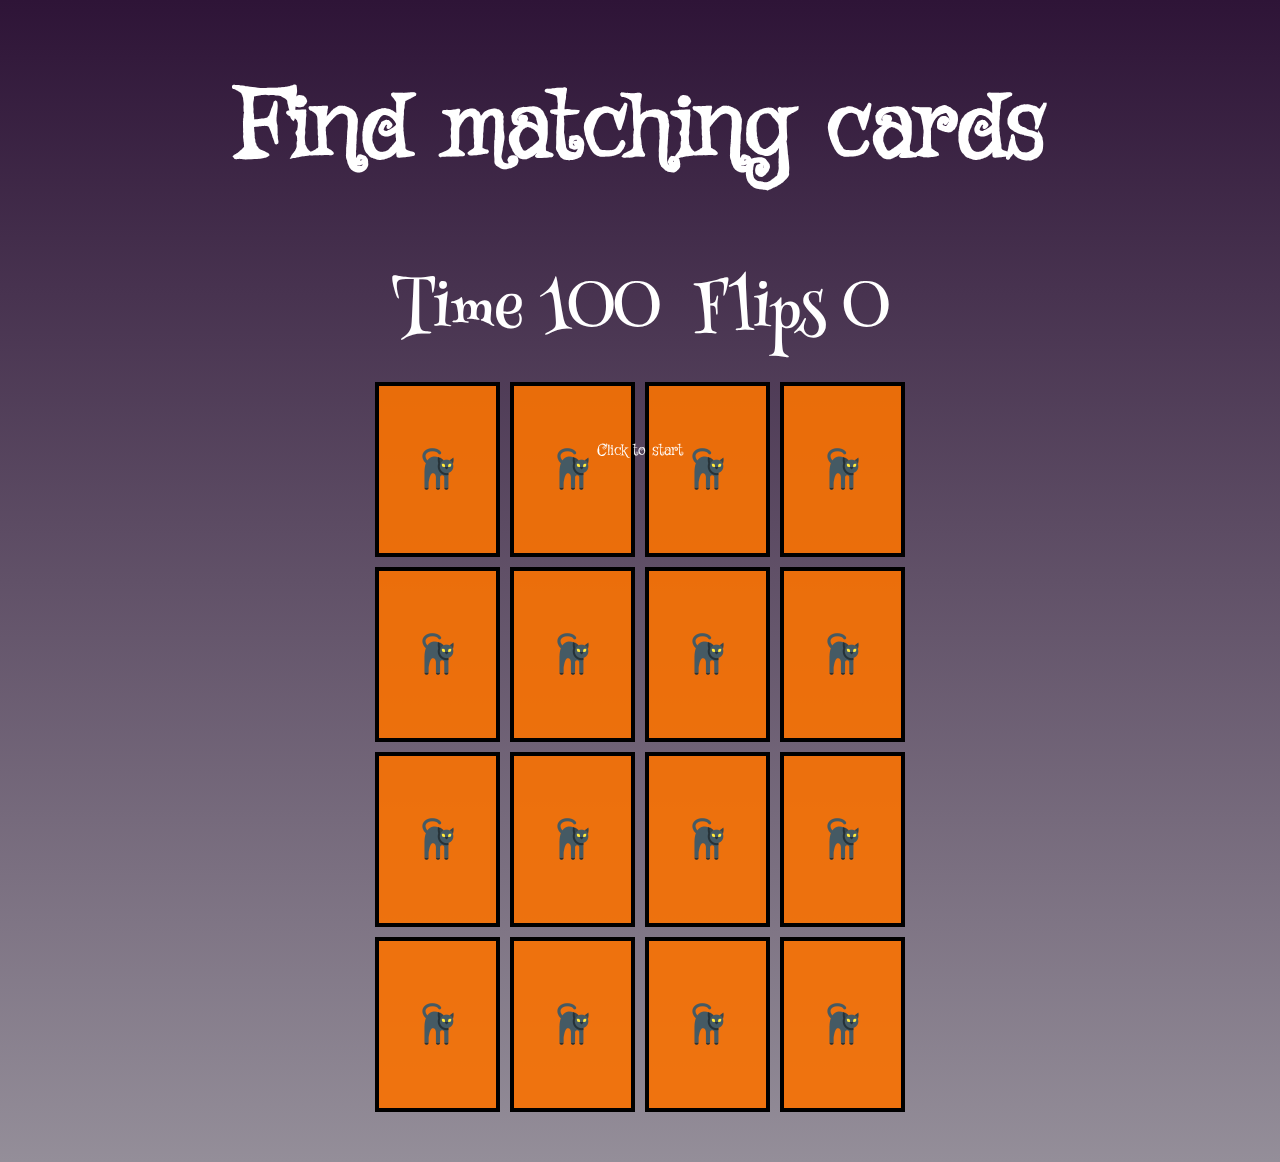
<file: Games/matching cards game/index.html>
<!DOCTYPE html>
<html>
    <head>
        <meta description= "all icons from https://icons8.de">
        <meta charset = "utf-8">
        <link href="style.css" rel="stylesheet" type="text/css">
        <link href="https://fonts.googleapis.com/css?family=Griffy|Henny+Penny&display=swap" rel="stylesheet">
        <script src="script.js" async></script>
        <title>Matching cards</title>
    </head>
    <body>
        <h1 class="page-title">Find matching cards</h1>
        <div class="overlay-text visible">Click to start</div>
        <div id="game over-text" class="overlay-text">GAME OVER
                <span class="overlay-text-small">Click to restart</span>
        </div>
        <div id="victory-text" class="overlay-text">YOU WON!
                <span class="overlay-text-small">Click to restart</span>
        </div>
        <div class="game-container">
            <div class="game-status-container">
                <div class="game-status">
                    Time <span id="time-remaining">100</span>
                </div>
                <div class="game-status">
                    Flips <span id="flips">0</span>
                </div>
            </div>
            <div class="card">
                <div class="card-back card-face">
                        <img class="black-cat" src="img/icons8-schwarze-katze-50.png"> 
                        <!--icons by icons8.de -->
                </div>
                <div class="card-front card-face">
                    <img class="card-value" src="img/icons8-wizard-50.png"> 
                    <!--icons by icons8.de -->  
                </div>
            </div>
            <div class="card">
                    <div class="card-back card-face">
                            <img class="black-cat" src="img/icons8-schwarze-katze-50.png"> 
                            <!--icons by icons8.de -->
                    </div>
                    <div class="card-front card-face">
                        <img class="card-value" src="img/icons8-frankensteins-monster-50.png"> 
                        <!--icons by icons8.de -->                       
                    </div>
            </div>
            <div class="card">
                    <div class="card-back card-face">
                            <img class="black-cat" src="img/icons8-schwarze-katze-50.png"> 
                            <!--icons by icons8.de -->
                    </div>
                    <div class="card-front card-face">
                        <img class="card-value" src="img/icons8-frankensteins-monster-50.png"> 
                        <!--icons by icons8.de -->
                    </div>
            </div>
            <div class="card">
                    <div class="card-back card-face">
                            <img class="black-cat" src="img/icons8-schwarze-katze-50.png"> 
                            <!--icons by icons8.de -->
                    </div>
                    <div class="card-front card-face">
                        <img class="card-value" src="img/icons8-fledermaus-50.png"> 
                        <!--icons by icons8.de -->   
                    </div>
            </div>
            <div class="card">
                    <div class="card-back card-face">
                            <img class="black-cat" src="img/icons8-schwarze-katze-50.png"> 
                            <!--icons by icons8.de -->
                    </div>
                    <div class="card-front card-face">
                        <img class="card-value" src="img/icons8-fledermaus-50.png"> 
                        <!--icons by icons8.de -->
                    </div>
            </div>
            <div class="card">
                    <div class="card-back card-face">
                            <img class="black-cat" src="img/icons8-schwarze-katze-50.png"> 
                            <!--icons by icons8.de -->
                    </div>
                    <div class="card-front card-face">
                        <img class="card-value" src="img/icons8-alien-50.png"> 
                        <!--icons by icons8.de -->
                    </div>
            </div>
            <div class="card">
                    <div class="card-back card-face">
                            <img class="black-cat" src="img/icons8-schwarze-katze-50.png"> 
                            <!--icons by icons8.de -->
                    </div>
                    <div class="card-front card-face">
                        <img class="card-value" src="img/icons8-alien-50.png"> 
                        <!--icons by icons8.de -->  
                    </div>
            </div>
            <div class="card">
                    <div class="card-back card-face">
                            <img class="black-cat" src="img/icons8-schwarze-katze-50.png"> 
                            <!--icons by icons8.de -->
                    </div>
                    <div class="card-front card-face">
                        <img class="card-value" src="img/icons8-gespenst-50.png"> 
                        <!--icons by icons8.de -->    
                    </div>
            </div>
            <div class="card">
                    <div class="card-back card-face">
                            <img class="black-cat" src="img/icons8-schwarze-katze-50.png"> 
                            <!--icons by icons8.de -->
                    </div>
                    <div class="card-front card-face">
                        <img class="card-value" src="img/icons8-gespenst-50.png"> 
                        <!--icons by icons8.de -->
                    </div>
            </div>
            <div class="card">
                    <div class="card-back card-face">
                            <img class="black-cat" src="img/icons8-schwarze-katze-50.png"> 
                            <!--icons by icons8.de -->
                    </div>
                    <div class="card-front card-face">
                        <img class="card-value" src="img/icons8-halloween-süßigkeit-50.png"> 
                        <!--icons by icons8.de -->                    
                    </div>
            </div>
            <div class="card">
                    <div class="card-back card-face">
                            <img class="black-cat" src="img/icons8-schwarze-katze-50.png"> 
                            <!--icons by icons8.de -->
                    </div>
                    <div class="card-front card-face">
                        <img class="card-value" src="img/icons8-halloween-süßigkeit-50.png"> 
                        <!--icons by icons8.de -->   
                    </div>
            </div>
            <div class="card">
                    <div class="card-back card-face">
                            <img class="black-cat" src="img/icons8-schwarze-katze-50.png"> 
                            <!--icons by icons8.de -->
                    </div>
                    <div class="card-front card-face">
                        <img class="card-value" src="img/icons8-kürbis-mit-gesicht-50.png"> 
                        <!--icons by icons8.de -->   
                    </div>
            </div>
            <div class="card">
                    <div class="card-back card-face">
                            <img class="black-cat" src="img/icons8-schwarze-katze-50.png"> 
                            <!--icons by icons8.de -->
                    </div>
                    <div class="card-front card-face">
                        <img class="card-value" src="img/icons8-kürbis-mit-gesicht-50.png"> 
                        <!--icons by icons8.de -->                     
                    </div>
            </div>
            <div class="card">
                    <div class="card-back card-face">
                            <img class="black-cat" src="img/icons8-schwarze-katze-50.png"> 
                            <!--icons by icons8.de -->
                    </div>
                    <div class="card-front card-face">
                        <img class="card-value" src="img/icons8-scream-50.png"> 
                        <!--icons by icons8.de -->    
                    </div>
            </div>
            <div class="card">
                    <div class="card-back card-face">
                            <img class="black-cat" src="img/icons8-schwarze-katze-50.png"> 
                            <!--icons by icons8.de -->
                    </div>
                    <div class="card-front card-face">
                        <img class="card-value" src="img/icons8-wizard-50.png"> 
                        <!--icons by icons8.de -->     
                    </div>
            </div>
            <div class="card">
                    <div class="card-back card-face">
                            <img class="black-cat" src="img/icons8-schwarze-katze-50.png"> 
                            <!--icons by icons8.de -->
                    </div>
                    <div class="card-front card-face">
                        <img class="card-value" src="img/icons8-scream-50.png"> 
                        <!--icons by icons8.de -->  
                    </div>
            </div>
        </div>
    </body>
</html>
</file>
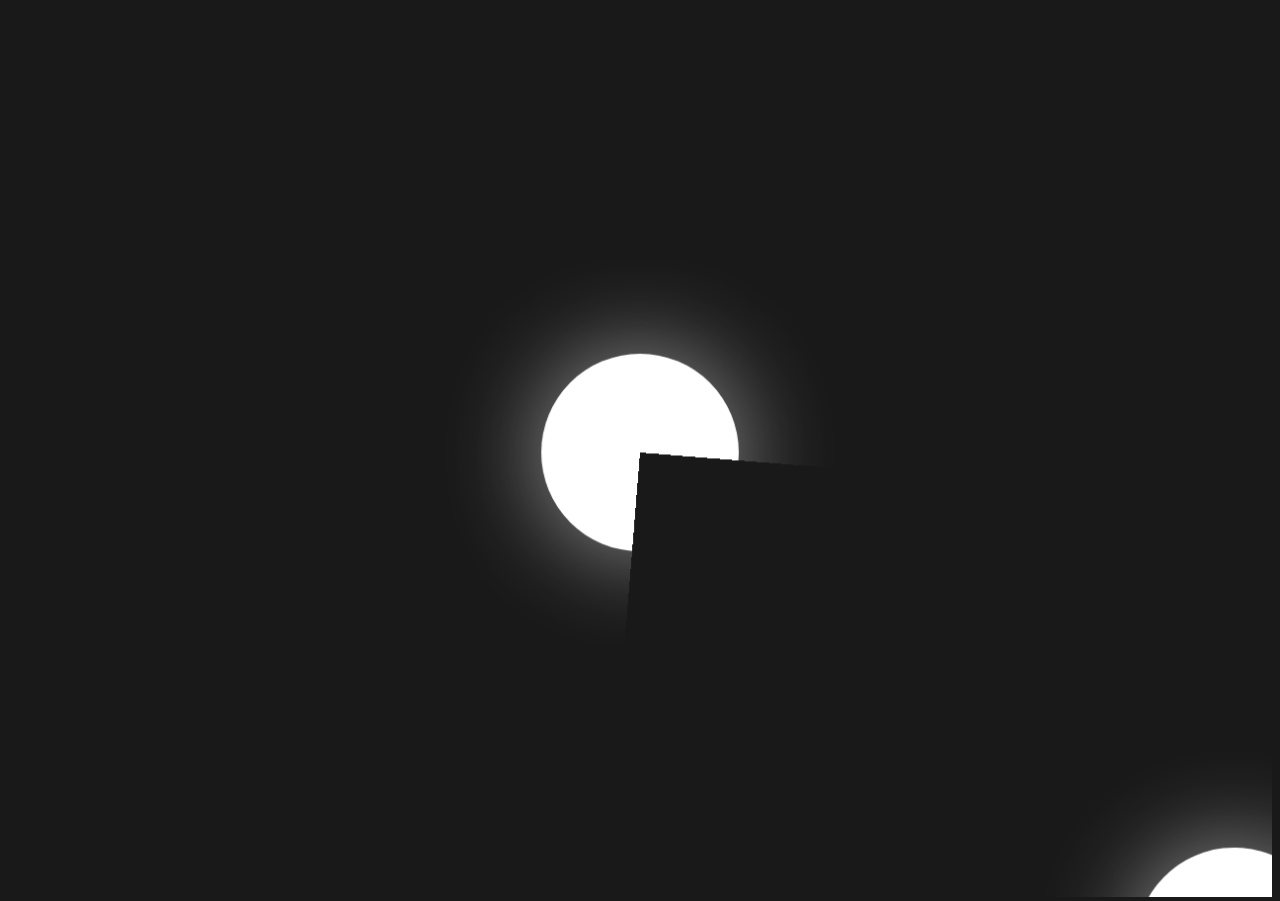
<file: Games/saveplanet/index.html>
<!DOCTYPE html>
<html lang="en">
<head>
    <meta charset="UTF-8">
    <meta name="viewport" content="width=device-width, initial-scale=1.0">
    <title>Document</title>
    <link rel="stylesheet" href="style.css">
</head>
<body>
    <canvas id="canvas"></canvas>
    <a href="https://codepen.io/Loopez10/full/dMaVdQ" class="full-screen" target="_blank"></a>
    <script src="script.js"></script>
</body>
</html>
</file>
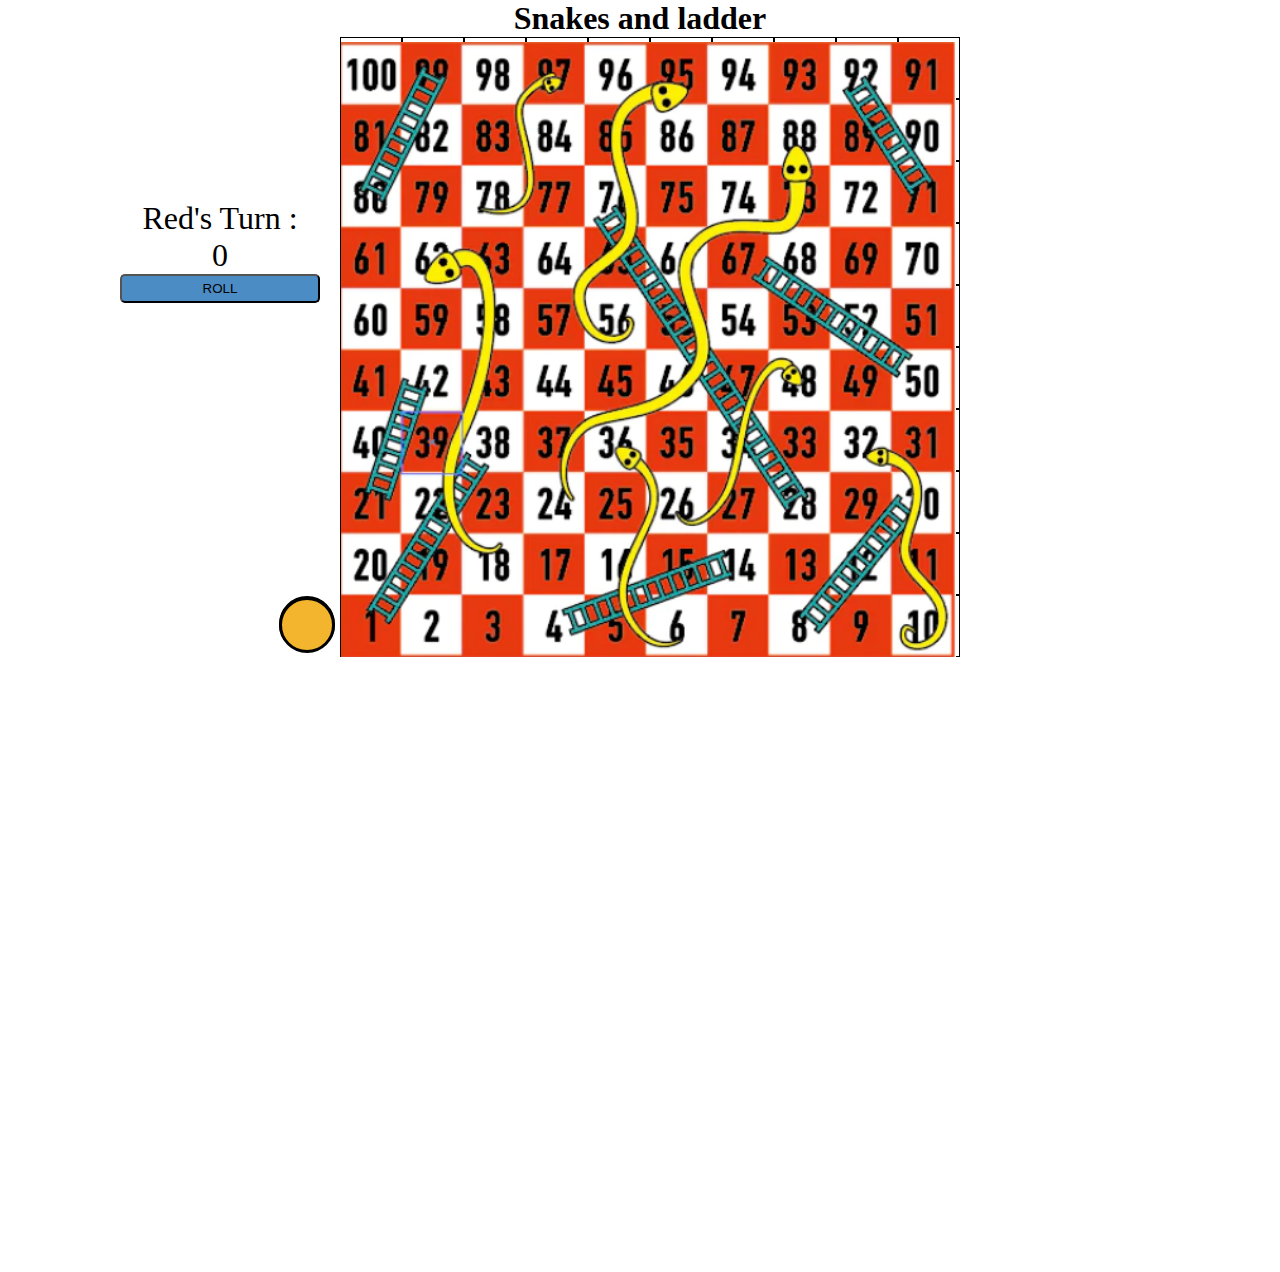
<file: Games/SnakesAndLadder/index.html>
<!DOCTYPE html>
<html lang="en">

<head>
    <meta charset="UTF-8">
    <meta http-equiv="X-UA-Compatible" content="IE=edge">
    <meta name="viewport" content="width=device-width, initial-scale=1.0">
    <title>Document</title>
    <link rel="stylesheet" href="game.css">
</head>


<body>

    <h1>Snakes and ladder</h1>

    <div id="diceCont">
        <p id="tog">Red's Turn : </p>
        <p id="dice">0</p>
        <button id="diceBtn">ROLL</button>
    </div>


    <div class="cont">



        <div class="box" id="b100">


        </div>
        <div class="box" id="b99">

        </div>
        <div class="box" id="b98">

        </div>
        <div class="box" id="b97">

        </div>
        <div class="box" id="b96">

        </div>
        <div class="box" id="b95">

        </div>
        <div class="box" id="b94">

        </div>
        <div class="box" id="b93">

        </div>
        <div class="box" id="b92">

        </div>
        <div class="box" id="b91">

        </div>
        <div class="box" id="b81">

        </div>
        <div class="box" id="b82">

        </div>
        <div class="box" id="b83">

        </div>
        <div class="box" id="b84">

        </div>
        <div class="box" id="b85">

        </div>
        <div class="box" id="b86">

        </div>
        <div class="box" id="b87">

        </div>
        <div class="box" id="b88">

        </div>
        <div class="box" id="b89">

        </div>
        <div class="box" id="b90">

        </div>
        <div class="box" id="b80">

        </div>
        <div class="box" id="b79">

        </div>
        <div class="box" id="b78">

        </div>
        <div class="box" id="b77">

        </div>
        <div class="box" id="b76">

        </div>
        <div class="box" id="b75">

        </div>
        <div class="box" id="b74">

        </div>
        <div class="box" id="b73">

        </div>
        <div class="box" id="b72">

        </div>
        <div class="box" id="b71">

        </div>
        <div class="box" id="b61">

        </div>
        <div class="box" id="b62">

        </div>
        <div class="box" id="b63">

        </div>
        <div class="box" id="b64">

        </div>
        <div class="box" id="b65">

        </div>
        <div class="box" id="b66">

        </div>
        <div class="box" id="b67">

        </div>
        <div class="box" id="b68">

        </div>
        <div class="box" id="b69">

        </div>
        <div class="box" id="b70">

        </div>
        <div class="box" id="b60">

        </div>
        <div class="box" id="b59">

        </div>
        <div class="box" id="b58">

        </div>
        <div class="box" id="b57">

        </div>
        <div class="box" id="b56">

        </div>
        <div class="box" id="b55">

        </div>
        <div class="box" id="b54">

        </div>
        <div class="box" id="b53">

        </div>
        <div class="box" id="b52">

        </div>
        <div class="box" id="b51">

        </div>
        <div class="box" id="b41">

        </div>
        <div class="box" id="b42">

        </div>
        <div class="box" id="b43">

        </div>
        <div class="box" id="b44">

        </div>
        <div class="box" id="b45">

        </div>
        <div class="box" id="b46">

        </div>
        <div class="box" id="b47">

        </div>
        <div class="box" id="b48">

        </div>
        <div class="box" id="b49">

        </div>
        <div class="box" id="b50">

        </div>
        <div class="box" id="b40">

        </div>
        <div class="box" id="b39">

        </div>
        <div class="box" id="b38">

        </div>
        <div class="box" id="b37">

        </div>
        <div class="box" id="b36">

        </div>
        <div class="box" id="b35">

        </div>
        <div class="box" id="b34">

        </div>
        <div class="box" id="b33">

        </div>
        <div class="box" id="b32">

        </div>
        <div class="box" id="b31">

        </div>
        <div class="box" id="b21">

        </div>
        <div class="box" id="b22">

        </div>
        <div class="box" id="b23">

        </div>
        <div class="box" id="b24">

        </div>
        <div class="box" id="b25">

        </div>
        <div class="box" id="b26">

        </div>
        <div class="box" id="b27">

        </div>
        <div class="box" id="b28">

        </div>
        <div class="box" id="b29">

        </div>
        <div class="box" id="b30">

        </div>
        <div class="box" id="b20">

        </div>
        <div class="box" id="b19">

        </div>
        <div class="box" id="b18">

        </div>
        <div class="box" id="b17">

        </div>
        <div class="box" id="b16">

        </div>
        <div class="box" id="b15">

        </div>
        <div class="box" id="b14">

        </div>
        <div class="box" id="b13">

        </div>
        <div class="box" id="b12">

        </div>
        <div class="box" id="b11">

        </div>
        <div class="box" id="b01">

            <p id="p1"></p>
            <p id="p2"></p>

        </div>
        <div class="box" id="b02">

        </div>
        <div class="box" id="b03">

        </div>
        <div class="box" id="b04">

        </div>
        <div class="box" id="b05">

        </div>
        <div class="box" id="b06">

        </div>
        <div class="box" id="b07">

        </div>
        <div class="box" id="b08">

        </div>
        <div class="box" id="b09">

        </div>
        <div class="box" id="b10">

        </div>





    </div>

    <img src="snake ladder.png" alt="">



</body>
<script src="game.js"></script>

</html>
</file>
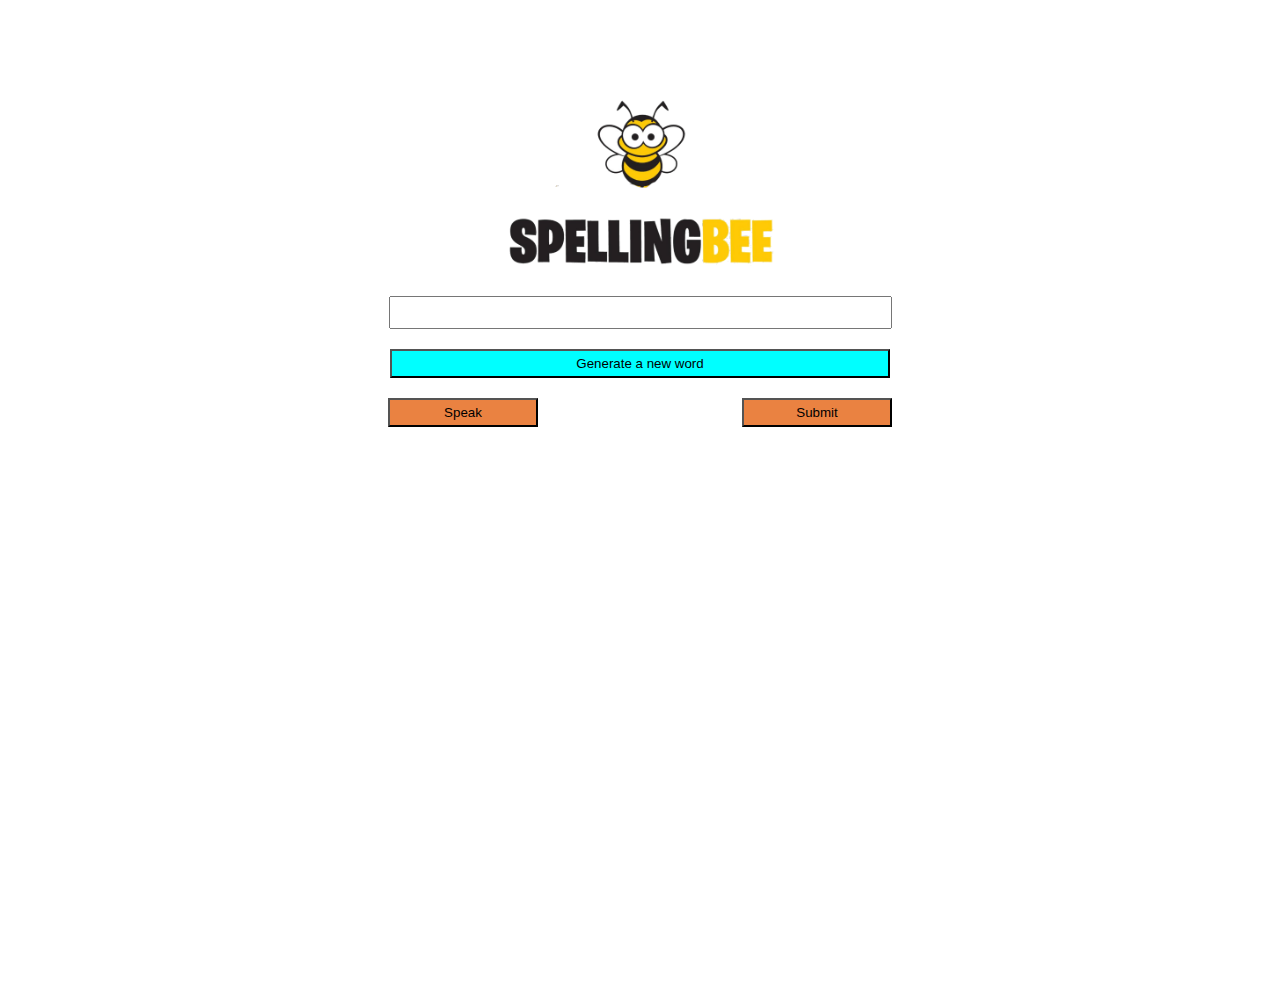
<file: Games/SpellingBee/index.html>
<!DOCTYPE html>
<html lang="en">
  <head>
    <meta charset="UTF-8" />
    <meta http-equiv="X-UA-Compatible" content="IE=edge" />
    <meta name="viewport" content="width=device-width, initial-scale=1.0" />
    <title>Document</title>
  </head>

  <style>
    * {
      margin: 0;
      padding: 0;
    }

    body {
      width: 100%;
      height: 100vh;
    }

    .all {
      display: grid;
      place-items: center;
      margin-top: 100px;
    }

    img {
      width: 300px;
    }

    #inp {
      margin-top: 30px;
      width: 485px;
      padding: 7px;
    }

    #btn {
      width: 500px;
      padding: 5px;
      cursor: pointer;
      margin: 20px 0 20px 0;
      background-color: aqua;
    }

    .btn2 {
      width: 150px;
      padding: 5px;
      cursor: pointer;
      margin: 0 100px 0 100px;
      background-color: rgb(234, 130, 65);
    }
  </style>
  <body>
    <div class="all">
      <img src="bee.png" alt="" />
      <input type="text" id="inp" />
      <button id="btn">Generate a new word</button>

      <div class="cont">
        <button id="speak" class="btn2">Speak</button>
        <button id="sub" class="btn2">Submit</button>
      </div>
    </div>
  </body>

  <script>
    let word;

    const words = ["aberration", "abstemious", "acumen", "alacrity", "amalgamate", "amenable", "anachronism", "anomaly", "antipathy", "approbation", "arduous", "asceticism", "assiduous", "astringent", "atrophy", "austere", "avarice", "axiom", "bolster", "burgeon", "burnish", "cacophony", "capricious", "castigate", "catalyst", "caustic", "chicanery", "circumlocution", "circumscribe", "circumspect", "coalition", "complaisance", "connoisseur", "contentious", "contrite", "conundrum", "convoluted", "corporeal", "credulous", "culpable", "debacle", "decorum", "deference", "derision", "desiccate", "didactic", "dilatory", "diligent", "dint", "dirge", "disabuse", "discordant", "discretion", "disinterested", "disparage", "disparate", "dissemble", "dissonance", "dogmatic", "ebullience", "eclectic", "efficacy", "effrontery", "elegy", "emollient", "empirical", "encumber", "enfranchise", "ephemeral", "equivocate", "erudite", "esoteric", "eugenic", "exacerbate", "exculpate", "exigent", "exonerate", "extant", "extemporaneous", "extirpate", "facetious", "fallacious", "fervid", "filibuster", "flout", "foment", "forestall", "frugal", "garrulous", "goad", "grandiloquent", "gregarious", "harangue", "hedonism", "histrionic", "hyperbole", "iconoclast", "idiosyncrasy", "impecunious", "impinge", "inchoate", "incipient", "incongruous", "incontrovertible", "inculcate", "indefatigable", "indolent", "inert", "ingratiate", "inimical", "inscrutable", "insinuate", "insipid", "intransigent", "inundate", "inveigle", "irascible", "laconic", "largess", "laud", "libertine", "lionize", "lurid", "magnanimity", "maladroit", "malediction", "malleable", "martial", "maverick", "mendacity", "mendicant", "meretricious", "modicum", "mollify", "morose", "mundane", "nebulous", "neologism", "nefarious", "noxious", "obdurate", "obfuscate", "obsequious", "obstreperous", "obtuse", "onerous", "opprobrium", "oscillation", "paean", "paragon", "pariah", "partisan", "pedantic", "pellucid", "penurious", "peremptory", "perfidious", "perfunctory", "pernicious", "perspicacious", "peruse", "pervade", "phlegmatic", "pith", "plaintive", "plethora", "polemical", "pragmatic", "prattle", "precept", "precipitate", "precursor", "predilection", "prepossess", "prescient", "prevaricate", "pristine", "probity", "proclivity", "profligate", "profuse", "proliferate", "propensity", "proscribe", "punctilious", "pungent", "quaff", "querulous", "quiescent", "rarefy", "recalcitrant", "recondite", "redoubtable", "relegate", "renege", "repudiate", "rescind", "reticent", "reverent", "rife", "sagacious", "salubrious", "sanguine", "satiate", "scurrilous", "solicitous", "solvent", "sophistry", "soporific", "sordid", "specious", "spurious", "squander", "static", "stoic", "stupefy", "stymie", "succinct", "suffuse", "superfluous", "supplicate", "surfeit", "sycophant", "taciturn", "tantamount", "tedious", "temerity", "tenacious", "tirade", "torpid", "tortuous", "tout", "tractable", "truculence", "ubiquitous", "unbridled", "unwitting", "utilitarian", "venal", "veracious", "vexation", "vigilant", "vilify", "virulent", "viscous", "vituperate", "voluble", "waver"];

    document.getElementById('btn').addEventListener('click',function(){
        num=Math.floor(Math.random()*(248))
        word=words[num]

        let voice=new SpeechSynthesisUtterance()
        voice.text=word
        speechSynthesis.speak(voice)

    })

    document.getElementById('sub').addEventListener('click',function(){
        if(document.getElementById('inp').value==word){
            alert("CORRECT !!")
        }

        else{
            alert(`INCORRECT \n It was ${word}`)
        }

        document.getElementById('inp').value=''

    })

    document.getElementById('speak').addEventListener('click',function(){
        let voice=new SpeechSynthesisUtterance()
        voice.text=word
        speechSynthesis.speak(voice)
    })

  </script>
</html>
</file>
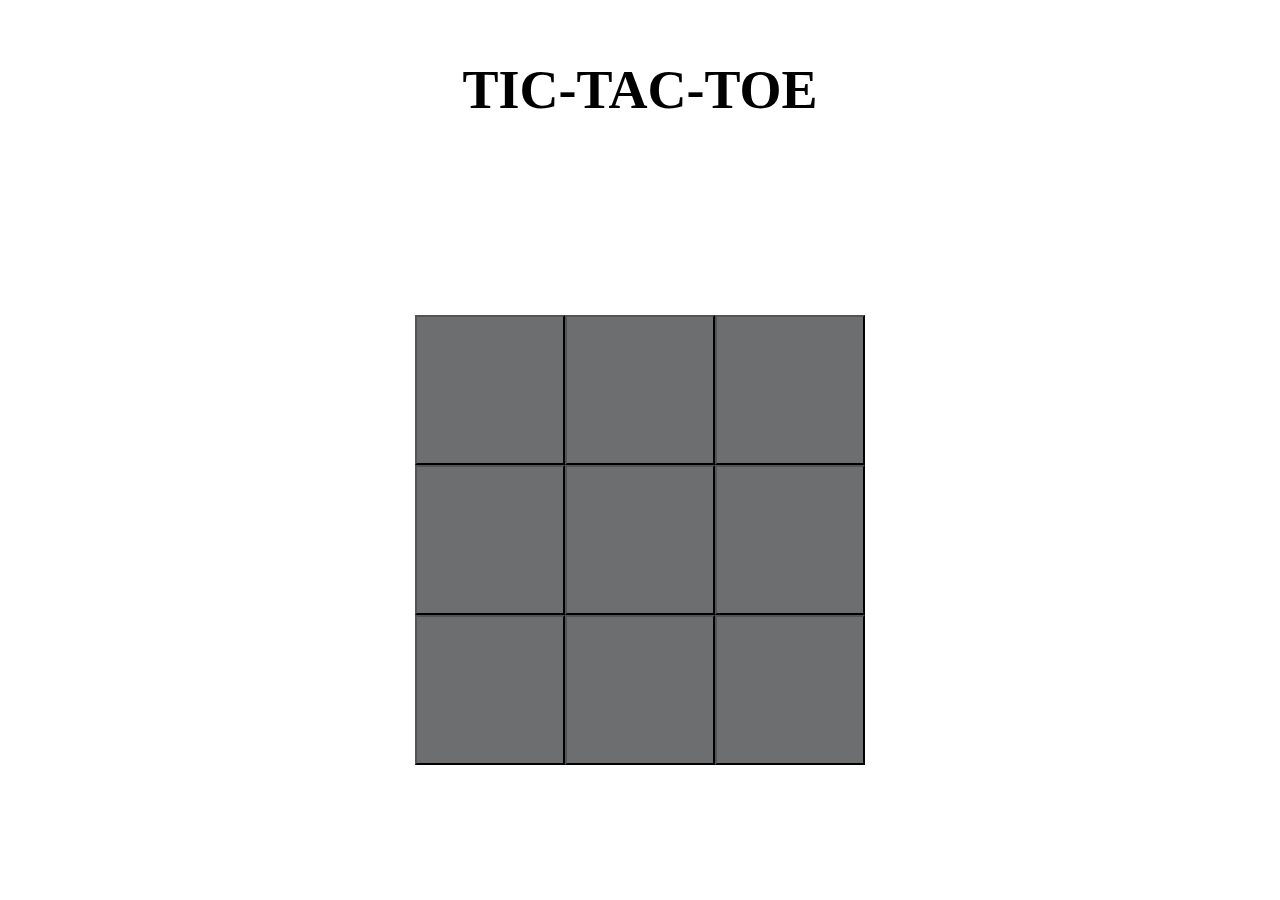
<file: Games/TICTACTOE/index.html>
<!DOCTYPE html>
<html lang="en">

<head>
    <meta charset="UTF-8">
    <meta http-equiv="X-UA-Compatible" content="IE=edge">
    <meta name="viewport" content="width=device-width, initial-scale=1.0">
    <title>Document</title>
</head>
<style>
    * {
        margin: 0;
        padding: 0;
    }

  

    #cont {
        width: 100vw;
        height: 80vh;
        display: flex;
        justify-content: center;
        align-items: center;
    }

    #smallcont {
        display: grid;
        grid-template-columns: 1fr 1fr 1fr;
        width: 50vh;
        height: 50vh;
    }

    .btn {
        color: white;
        cursor: pointer;
        background-color: rgb(109, 110, 111);
        font-size: 6vmin;
    }

    .btn:hover {
        background-color: rgb(70, 71, 71);

    }

    #head {
        height: 20vh;
         display: flex;
        justify-content: center;
        align-items: center;
    }

    #head h1 {
        font-size: 6vmin;
    }
</style>


<body>
    <div id="head">
        <h1>TIC-TAC-TOE</h1>
    </div>


    <div id="cont">
        <!-- <img src="mixkit-negative-answer-lose-2032.mp3" alt=""> -->
        <div id="smallcont">
            <button id="btn0" class="btn" name="tictic-button"></button>
            <button id="btn1" class="btn" name="tictic-button"></button>
            <button id="btn2" class="btn" name="tictic-button"></button>
            <button id="btn3" class="btn" name="tictic-button"></button>
            <button id="btn4" class="btn" name="tictic-button"></button>
            <button id="btn5" class="btn" name="tictic-button"></button>
            <button id="btn6" class="btn" name="tictic-button"></button>
            <button id="btn7" class="btn" name="tictic-button"></button>
            <button id="btn8" class="btn" name="tictic-button"></button>
        </div>
    </div>
</body>

<script>

    let clicksound = new Audio("mixkit-select-click-1109 (mp3cut.net).mp3")
    let winsound = new Audio("mixkit-video-game-win-2016.mp3")
    let drawsound = new Audio("mixkit-negative-answer-lose-2032.mp3")


    sum = 2

    a = 0
    b = 0
    c = 0
    d = 0
    e = 0
    f = 0
    g = 0
    h = 0
    i = 0
    

    document.getElementById('smallcont').addEventListener('click', function () {
        clicksound.play()
    })
    
    document.getElementById('btn0').addEventListener('click', function () {

        if (sum % 2 == 0) {
            document.getElementById('btn0').innerText = 'X'
            document.getElementById('btn0').disabled = true
            a = a + 10
            check()
        }
        if (sum % 2 !== 0) {
            document.getElementById('btn0').innerText = '0'
            document.getElementById('btn0').disabled = true
            a = a + 1
            check()
        }
        sum = sum + 1
    })
    document.getElementById('btn1').addEventListener('click', function () {

        if (sum % 2 == 0) {
            document.getElementById('btn1').innerText = 'X'
            document.getElementById('btn1').disabled = true
            b = b + 10
            check()
        }
        if (sum % 2 !== 0) {
            document.getElementById('btn1').innerText = '0'
            document.getElementById('btn1').disabled = true
            b = b + 1
            check()
        }
        sum = sum + 1
    })
    document.getElementById('btn2').addEventListener('click', function () {

        if (sum % 2 == 0) {
            document.getElementById('btn2').innerText = 'X'
            document.getElementById('btn2').disabled = true
            c = c + 10
            check()
        }
        if (sum % 2 !== 0) {
            document.getElementById('btn2').innerText = '0'
            document.getElementById('btn2').disabled = true
            c = c + 1
            check()
        }
        sum = sum + 1
    })
    document.getElementById('btn3').addEventListener('click', function () {

        if (sum % 2 == 0) {
            document.getElementById('btn3').innerText = 'X'
            document.getElementById('btn3').disabled = true
            d = d + 10
            check()
        }
        if (sum % 2 !== 0) {
            document.getElementById('btn3').innerText = '0'
            document.getElementById('btn3').disabled = true
            d = d + 1
            check()
        }
        sum = sum + 1
    })
    document.getElementById('btn4').addEventListener('click', function () {

        if (sum % 2 == 0) {
            document.getElementById('btn4').innerText = 'X'
            document.getElementById('btn4').disabled = true
            e = e + 10
            check()
        }
        if (sum % 2 !== 0) {
            document.getElementById('btn4').innerText = '0'
            document.getElementById('btn4').disabled = true
            e = e + 1
            check()
        }
        sum = sum + 1
    })
    document.getElementById('btn5').addEventListener('click', function () {

        if (sum % 2 == 0) {
            document.getElementById('btn5').innerText = 'X'
            document.getElementById('btn5').disabled = true
            f = f + 10
            check()
        }
        if (sum % 2 !== 0) {
            document.getElementById('btn5').innerText = '0'
            document.getElementById('btn5').disabled = true
            f = f + 1
            check()
        }
        sum = sum + 1
    })
    document.getElementById('btn6').addEventListener('click', function () {

        if (sum % 2 == 0) {
            document.getElementById('btn6').innerText = 'X'
            document.getElementById('btn6').disabled = true
            g = g + 10
            check()
        }
        if (sum % 2 !== 0) {
            document.getElementById('btn6').innerText = '0'
            document.getElementById('btn6').disabled = true
            g = g + 1
            check()
        }
        sum = sum + 1
    })
    document.getElementById('btn7').addEventListener('click', function () {

        if (sum % 2 == 0) {
            document.getElementById('btn7').innerText = 'X'
            document.getElementById('btn7').disabled = true
            h = h + 10
            check()
        }
        if (sum % 2 !== 0) {
            document.getElementById('btn7').innerText = '0'
            document.getElementById('btn7').disabled = true
            h = h + 1
            check()
        }
        sum = sum + 1
    })
    document.getElementById('btn8').addEventListener('click', function () {

        if (sum % 2 == 0) {
            document.getElementById('btn8').innerText = 'X'
            document.getElementById('btn8').disabled = true
            i = i + 10
            check()
        }
        if (sum % 2 !== 0) {
            document.getElementById('btn8').innerText = '0'
            document.getElementById('btn8').disabled = true
            i = i + 1
            check()
        }
        sum = sum + 1
    })



    function check() {
        
        console.log('---------------------------')

        abc = a + b + c;
        def = d + e + f;
        ghi = g + h + i;
        adg = a + d + g;
        beh = b + e + h;
        cfi = c + f + i;
        aei = a + e + i;
        gec = g + e + c;

        total = a + b + c + d + e + f + g + h + i

        setTimeout(() => {
            if ((abc == 3) || (def == 3) || (ghi == 3) || (adg == 3) || (beh == 3) || (cfi == 3) || (aei == 3) || (gec == 3)) {
                winsound.play()
                alert('0 WON!!')
                location.reload()

            }

            if ((abc == 30) || (def == 30) || (ghi == 30) || (adg == 30) || (beh == 30) || (cfi == 30) || (aei == 30) || (gec == 30)) {
                winsound.play()
                alert('X WON!!')
                location.reload()

            }


            if ((total == 54) && (abc !== 30) && (def !== 30) && (ghi !== 30) && (adg !== 30) && (beh !== 30) && (cfi !== 30) && (aei !== 30) && (gec !== 30) && (abc !== 3) && (def !== 3) && (ghi !== 3) && (adg !== 3) && (beh !== 3) && (cfi !== 3) && (aei !== 3) && (gec !== 3)) {
                drawsound.play()
                //    setTimeout(()=>{
                alert('DRAW!!')
                location.reload()
                //    },100)

            }

            console.log(total)


        }, 10)

    }


</script>

</html>
</file>
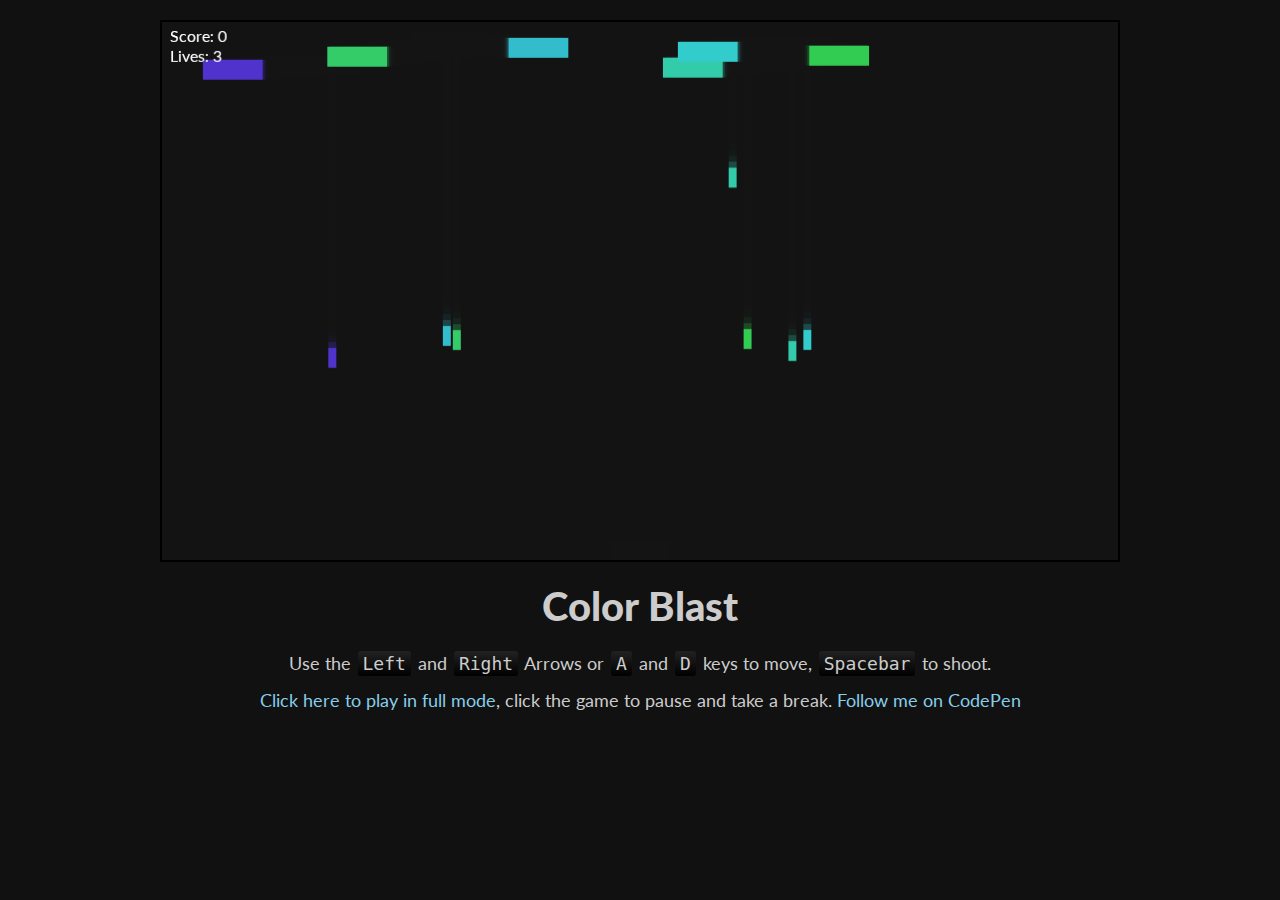
<file: Games/colorblast/colorblast.html>
<!DOCTYPE html>
<html lang="en">
<head>
    <meta charset="UTF-8">
    <meta name="viewport" content="width=device-width, initial-scale=1.0">
    <title>Document</title>
    <link rel="stylesheet" href="style.css">
</head>
<body>
    <div class="container">
        <div class="game-wrap">
            <canvas width="960px" height="540" id="game"></canvas>
            <article class="content">
                <h1 class="title"><span>C</span><span>o</span><span>l</span><span>o</span><span>r</span><span> </span><span>B</span><span>l</span><span>a</span><span>s</span><span>t</span></h1>
    
                <p>Use the <code>Left</code> and <code>Right</code> Arrows or <code>A</code> and <code>D</code> keys to move, <code>Spacebar</code> to shoot.</p>
    
                <p><a href="https://codepen.io/natewiley/full/EGyiF" target="_blank">Click here to play in full mode</a>, click the game to pause and take a break. <a href="https://codepen.io/natewiley" target="_blank">Follow me on CodePen</a></p>
            </article>
        </div>
    </div>
    <script src="script.js"></script>
</body>
</html>
</file>
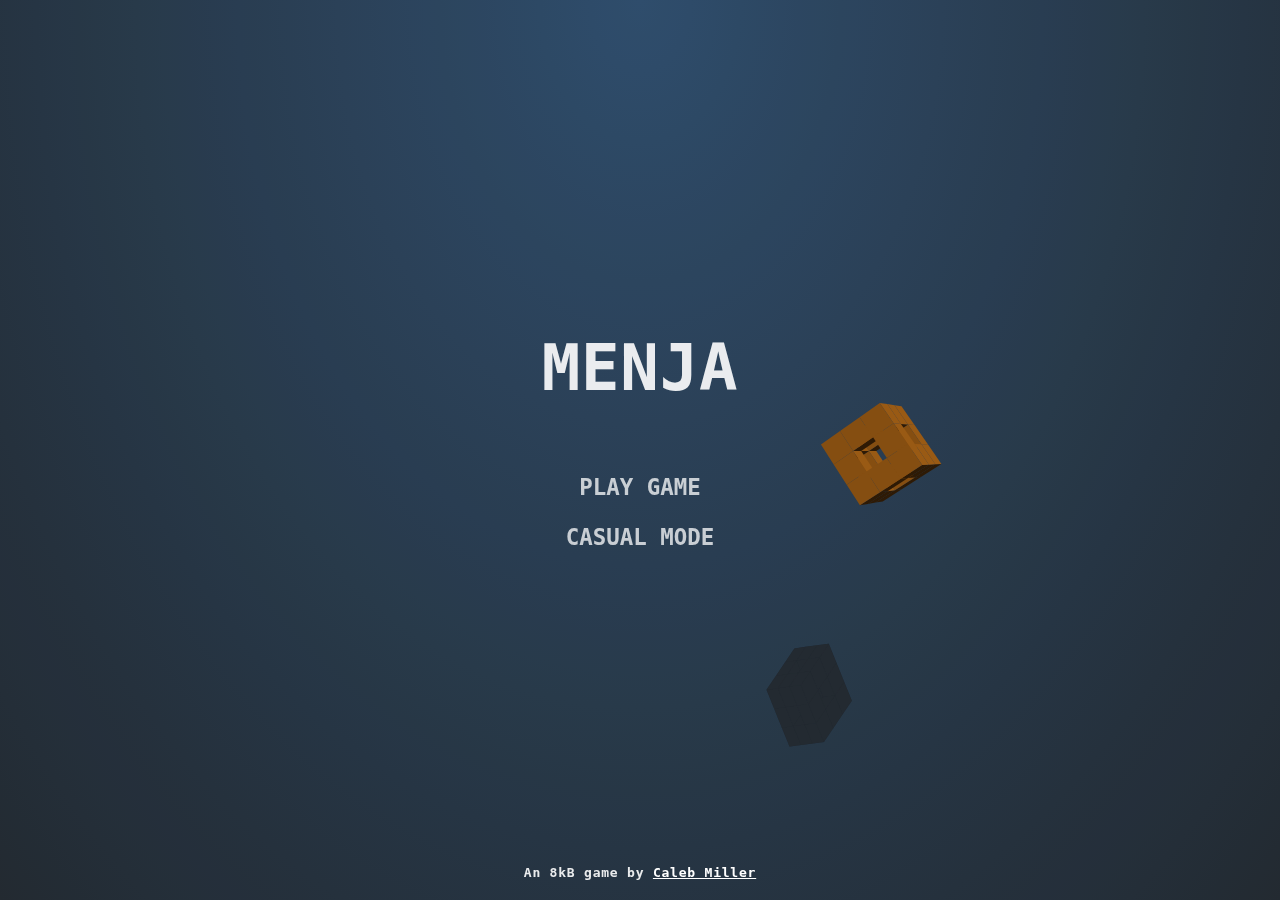
<file: Games/MENJA/menja.html>
<!DOCTYPE html>
<html lang="en">
<head>
    <meta charset="UTF-8">
    <meta name="viewport" content="width=device-width, initial-scale=1.0">
    <title>Document</title>
    <link rel="stylesheet" href="menja.css">
</head>
<body>
    <!-- Game canvas -->
<canvas id="c"></canvas>

<!-- Gameplay HUD -->
<div class="hud">
	<div class="hud__score">
		<div class="score-lbl"></div>
		<div class="cube-count-lbl"></div>
	</div>
	<div class="pause-btn"><div></div></div>
	<div class="slowmo">
		<div class="slowmo__bar"></div>
	</div>
</div>

<!-- Menu System -->
<div class="menus">
	<div class="menu menu--main">
		<h1>MENJA</h1>
		<button type="button" class="play-normal-btn">PLAY GAME</button>
		<button type="button" class="play-casual-btn">CASUAL MODE</button>
		<div class="credits">An 8kB game by <a href="https://cmiller.tech">Caleb Miller</a></div>
	</div>
	<div class="menu menu--pause">
		<h1>Paused</h1>
		<button type="button" class="resume-btn">RESUME GAME</button>
		<button type="button" class="menu-btn--pause">MAIN MENU</button>
	</div>
	<div class="menu menu--score">
		<h1>Game Over</h1>
		<h2>Your Score:</h2>
		<div class="final-score-lbl"></div>
		<div class="high-score-lbl"></div>
		<button type="button" class="play-again-btn">PLAY AGAIN</button>
		<button type="button" class="menu-btn--score">MAIN MENU</button>
	</div>
</div>
<script src="menja.js"></script>
</body>
</html>
</file>
<file: gameshop/style.css>
@import url('https://fonts.googleapis.com/css2?family=Noto+Sans:wght@300;400;500;600;700&family=Titillium+Web:wght@900&display=swap');

* {
    margin: 0;
    padding: 0;
    box-sizing: border-box;
}

body {
    background-color: #FFFFFF;
    font-family: 'Noto Sans', sans-serif;
}

header {
    position: relative;
    width: 100%;
    height: 100vh;
    background: url('img/egypt-slider.jpg') no-repeat center center/cover;
}

header:before {
    content: '';
    display: block;
    position: absolute;
    left: 0;
    top: 0;
    width: 100%;
    height: 100%;
    z-index: 1;
    background: #000000;
    opacity: 0.2;
}

.nav1 {
    width: 100%;
    justify-content: end;
    padding: 30px;
    padding-bottom: 10px;
    gap: 30px;
}

.icons {
    gap: 18px;
    z-index: 2;
}

.icons i {
    color: #fff;
    cursor: pointer;
}

.icons i:hover {
    color: var(--main-color);
}

.lsbtn button {
    border: none;
    color: #fff;
    background-color: var(--main-color);
    padding: 8px 16px;
    font-size: 13px;
    font-weight: 600;
    z-index: 2;
    transition: 0.3s linear;
    cursor: pointer;
}

.lsbtn button:nth-child(1) {
    border-top-left-radius: 50px;
    border-bottom-left-radius: 50px;
    border-right: 1px solid #999;
}

.lsbtn button:nth-child(2) {
    border-top-right-radius: 50px;
    border-bottom-right-radius: 50px;
}

.lsbtn button:hover {
    background-color: #fff;
    color: black;
}

.mainnav {
    justify-content: space-between;
}

.logo {
    margin-left: -50px;
    margin-top: -30px;
    z-index: 2;
}

.logo h1 a {
    font-family: var(--font-family);
    font-size: 40px;
    font-weight: 800;
    color: #fff;
    transition: 0.3s linear;
}

.logo h1 a span {
    color: var(--main-color);
}

.logo h1 a:hover {
    color: var(--main-color);
}

.logo h1 a:hover span {
    color: #fff;
}

.navlist {
    z-index: 2;
    margin-top: 10px;
}

.navlist ul {
    gap: 40px;
}

.navlist ul li a {
    color: #fff;
    font-size: 15px;
    font-weight: 600;
    transition: 0.3s linear;
}

.navlist ul li .active {
    color: var(--main-color);
}

.navlist ul li a i {
    margin-left: 5px;
    font-size: 10px;
}

.navlist ul li a:hover {
    color: var(--main-color);
}

.headercont {
    padding-top: 13rem;
    justify-content: center;
    flex-direction: column;
    z-index: 2;
}

.labels {
    gap: 20px;
    z-index: 2;
}

.labels i {
    color: #ffc311ff;
    font-size: 16px;
    margin-right: 8px;
}

.labels h3 {
    gap: 5px;
}

.labels h3 a {
    font-size: 13px;
    font-weight: 400;
    color: #fff;
}

.labels h3 span {
    color: #fff;
    font-weight: 400;
}

.labels h3 a:hover {
    color: var(--main-color);
}


.headercont h1 {
    font-family: var(--font-family);
    z-index: 2;
    font-size: 4.6vw;
    font-weight: 900;
    color: #fff;
}

.headercont p {
    z-index: 2;
    text-align: center;
    color: #ffffffc7;
}

.headbtn {
    z-index: 2;
    margin: 60px 0;
    gap: 50px;
}

.button {
    height: 50px;
    width: 150px;
    border: none;
    cursor: pointer;
    position: relative;
    background-color: transparent;
    border-bottom: 2px solid var(--main-color);
    overflow: hidden;
    transition: all 0.5s ease-in-out;
}

.button:hover {
    box-shadow: 0.5px 0.5px 150px #252525;
}

.type1::after,
.type2::after {
    content: 'CLICK';
    height: 50px;
    width: 150px;
    background-color: var(--main-color);
    color: #fff;
    position: absolute;
    top: 0;
    left: 0;
    transform: translateY(50px);
    font-size: 1.2rem;
    font-weight: 600;
    display: flex;
    align-items: center;
    justify-content: center;
    transition: all 0.5s ease-in-out;
}

.type1::before,
.type2::before {
    content: 'GAME DETAILS';
    height: 50px;
    width: 150px;
    color: #fff;
    position: absolute;
    top: 0;
    left: 0;
    transform: translateY(0px) scale(1.2);
    font-size: 0.9rem;
    font-weight: 600;
    display: flex;
    align-items: center;
    justify-content: center;
    transition: all .5s ease-in-out;
}

.type2::before {
    content: 'BUY NOW';
}

.type1:hover::after,
.type2:hover::after {
    transform: translateY(0) scale(1.2);
}

.type1:hover::before,
.type2:hover::before {
    transform: translateY(-50px) scale(0) rotate(120deg);
}

.dots {
    z-index: 2;
    position: absolute;
    bottom: 5%;
    left: 50%;
    transform: translateX(-50%);
    gap: 13px;
}

.dot {
    width: 18px;
    height: 18px;
    border-radius: 50%;
    border: 2px solid rgba(255, 255, 255, 0.7);
    transition: 0.2s linear;
    cursor: pointer;
}

.dot:hover {
    background-color: #fff;
}

/* main start */

.threebox {
    width: 100%;
    gap: 30px;
}

.cbox {
    position: relative;
    width: 33%;
    height: 340px;
    margin-top: 100px;
}

.cbox img {
    width: 100%;
    height: 100%;
    object-fit: cover;
}

.cbox::before {
    content: '';
    display: block;
    position: absolute;
    left: 0;
    top: 0;
    width: 100%;
    height: 100%;
    z-index: 1;
    background: #000000;
    opacity: 0.5;
}

.cboxde {
    position: absolute;
    top: 0;
    left: 0;
    z-index: 2;
    color: #fff;
    padding: 50px;
}

.cboxde h5 {
    color: var(--main-color);
}

.cboxde h2 {
    font-family: var(--font-family);
    font-size: 30px;
}

.cboxde p {
    font-size: 14px;
    margin: 20px 0;
    margin-bottom: 33px;
    line-height: 23px;
    color: #ffffffca;
}

.cboxde a {
    padding: 10px 20px;
    font-weight: 600;
    color: var(--main-color);
    cursor: pointer;
    position: relative;
    background-color: transparent;
    border-bottom: 2px solid var(--main-color);
    overflow: hidden;
    transition: all .5s ease-in-out;
    z-index: 9;
}

.cboxde a::before {
    content: '';
    position: absolute;
    width: 100%;
    height: 0%;
    bottom: 0;
    left: 0;
    display: block;
    background-color: var(--main-color);
    z-index: -1;
    transition: .3s;
}

.cboxde a:hover::before {
    height: 100%;
}

.cboxde a:hover {
    color: black;
    font-weight: 600;
}

.filter {
    justify-content: center;
    gap: 30px;
}

.filter button {
    margin-top: 100px;
    margin-bottom: 40px;
    font-size: 15px;
    font-weight: 600;
    padding: 15px 23px;
    border: 2px solid var(--main-color);
    background: transparent;
    color: var(--main-color);
    cursor: pointer;
    transition: .2s linear;
}

.filter button:hover {
    background-color: var(--main-color);
    color: black;
}

.filter .active {
    background-color: var(--main-color);
    color: black;
}


.gamecards {
    flex-wrap: wrap;
    justify-content: space-between;
    overflow: hidden;
}

.card {
    margin-top: 30px;
    min-width: 280px;
    max-width: 280px;
    height: auto;
    transition: .3s linear;
}

.cardimg {
    position: relative;
    width: 100%;
    height: 360px;
    box-shadow: 0 0 10px #777;
}

.cardimg img {
    width: 100%;
    height: 100%;
    object-fit: cover;
}

.tegs {
    position: absolute;
    bottom: 6%;
    right: 6%;
}

.tegs a {
    text-transform: uppercase;
    color: #fff;
    font-size: 12px;
    margin-right: 5px;
}

.tegs i {
    color: var(--main-color);
}

.cardinfo h2 {
    width: 100%;
    font-family: var(--font-family);
    text-transform: uppercase;
    color: #222;
    margin-top: 10px;
    cursor: pointer;
    text-overflow: ellipsis;
    overflow: hidden;
    text-wrap: nowrap;
    transition: .3s linear;
}

.card:hover h2 {
    color: var(--main-color);
}

.playteg {
    gap: 10px;
}

.playteg i {
    color: var(--main-color);
    font-size: 14px;
}

.playteg h3 {
    gap: 2px;
}

.playteg h3 a {
    text-transform: uppercase;
    font-size: 13px;
    color: #888;
    font-weight: 500;
    transition: .2s linear;
}

.playteg h3 span {
    color: #888;
    font-weight: 400;
}

.cardinfo p {
    font-size: 14px;
    color: #666;
    margin: 5px 0;
}

.allgamebtn {
    justify-content: center;
}

.allgamebtn a button {
    margin: 50px auto;
    font-size: 16px;
    font-weight: 600;
    padding: 15px 20px;
    background-color: transparent;
    border: 2px solid var(--main-color);
    cursor: pointer;
    color: var(--main-color);
    transition: .3s linear;
}

.allgamebtn a button:hover {
    background-color: var(--main-color);
    color: #fff;
}

.gamesearch {
    margin-top: 80px;
    position: relative;
    width: 100%;
    height: 180px;
    background: url('img/gamesearchbg.jpg') no-repeat center center/cover;
}

.gamesearch::before {
    content: '';
    display: block;
    position: absolute;
    width: 100%;
    height: 100%;
    left: 0;
    top: 0;
    background-color: var(--main-color);
    opacity: 0.7;
}

.gamesearch div {
    gap: 30px;
}

.gamesearch h2 {
    text-transform: uppercase;
    font-family: var(--font-family);
    color: #fff;
    font-size: 30px;
    z-index: 2;
}

.gamesearch form {
    z-index: 2;
    gap: 30px;
}

.gamesearch form input,
.gamesearch form select,
.gamesearch form button {
    position: relative;
    padding: 18px 25px;
    border: 2px solid #fff;
    background-color: transparent;
    outline: none;
    color: #fff;
    cursor: pointer;
}

.gamesearch form input::-webkit-input-placeholder {
    color: #fff;
}

.gamesearch form button {
    padding: 16px 25px;
    background-color: #fff;
    color: var(--main-color);
    font-weight: 600;
    transition: .2s linear;
}

.gamesearch form button:hover {
    background-color: #666;
    border-color: #666;
}

.gamesearch form select option {
    background-color: #fff;
    color: #333;
}

.newrelesed {
    position: relative;
    width: 100%;
    height: 70vh;
    background: url('img/harizonrace.jpg') no-repeat center center/cover;
    z-index: 1;
    justify-content: left;
    align-items: left;
    flex-direction: column;
}

.newrelesed::before {
    content: '';
    position: absolute;
    top: 0;
    left: 0;
    width: 100%;
    height: 100%;
    background-color: #000000;
    opacity: .4;
    z-index: -1;
}

.newretitle {
    margin-bottom: 30px;
}

.newretitle h2 {
    text-transform: uppercase;
    font-family: var(--font-family);
    z-index: 9;
    color: #fff;
    font-size: 3.2rem;
    line-height: 55px;
}

.newretitle h2:last-child {
    color: var(--main-color);
}

.newrelesed p {
    padding-right: 30rem;
    margin-bottom: 40px;
    color: #ffffffb3;
    font-size: 15px;
}

.newrelesed div {
    gap: 30px;
}

.newrelesed div a {
    text-transform: uppercase;
    padding: 10px 20px;
    font-weight: 600;
    color: var(--main-color);
    cursor: pointer;
    position: relative;
    background-color: transparent;
    border-bottom: 2px solid var(--main-color);
    overflow: hidden;
    transition: all .5s ease-in-out;
    z-index: 9;
}

.newrelesed div a::before {
    content: '';
    position: absolute;
    width: 100%;
    height: 0%;
    bottom: 0;
    left: 0;
    display: block;
    background-color: var(--main-color);
    z-index: -1;
    transition: .3s;
}

.newrelesed div a:hover::before {
    height: 100%;
}

.newrelesed div a:hover {
    color: black;
}

.featuredgames {
    width: 100%;
    flex-direction: column;
}

.featuredgames h2 {
    margin-top: 100px;
    font-family: var(--font-family);
    font-size: 3.5rem;
    color: black;
    text-transform: uppercase;
}

.featuredgames h2 span {
    color: var(--main-color);
}

.fgamescards {
    width: 100%;
    justify-content: space-between;
    flex-wrap: wrap;
    margin-top: 60px;
}

.fcard {
    position: relative;
    min-width: 31.2%;
    max-width: 31.2%;
    height: 480px;
    margin-top: 40px;
    overflow: hidden;
    cursor: pointer;
}

.fcard img {
    width: 100%;
    height: 100%;
    object-fit: cover;
    background-position: center;
    background-repeat: no-repeat;
    position: relative;
}

.fcard::before {
    content: '';
    position: absolute;
    width: 100%;
    height: 100%;
    bottom: 0;
    left: 0;
    display: block;
    background-color: #000000;
    z-index: 1;
    transition: .3s;
    opacity: 0.2;
}

.fcarddetails {
    position: absolute;
    bottom: 0;
    left: 0;
    padding: 30px;
    z-index: 2;
    transition: .5s linear;
}

.fcarddetails h2 {
    text-transform: uppercase;
    font-family: var(--font-family);
    font-size: 30px;
    color: #fff;
}

.fcarddetails i {
    color: var(--main-color);
    font-size: 14px;
}

.fcarddetails h3 {
    gap: 2px;
}

.fcarddetails h3 a {
    text-transform: uppercase;
    font-size: 11px;
    color: #fff;
    font-weight: 500;
    transition: .2 linear;
    margin-right: 2px;
}

.tegs2 {
    gap: 20px;
    margin-top: 10px;
}

.teg {
    gap: 10px;
}

.fcarddetails h3 a:hover {
    color: var(--main-color);
}

.fcard::after {
    content: '';
    position: absolute;
    width: 100%;
    height: 0;
    top: 0;
    left: 0;
    display: block;
    background-color: var(--main-color);
    z-index: 1;
    transition: .7s;
    opacity: .5;
}

.fcard:hover::after {
    height: 100%;
}

.fcard:hover .fcarddetails {
    bottom: -150px;
}

.fhovercont {
    position: absolute;
    top: 50%;
    left: -250px;
    transform: translate(-50%, -50%);
    z-index: 9;
    transition: .6s linear;
}

.fhovercont h2 {
    padding: 30px;
    color: #fff;
    font-size: 30px;
    text-overflow: ellipsis;
    text-wrap: nowrap;
}

.fcard:hover .fhovercont {
    left: 50%;
}


.blogandnews {
    margin-top: 12rem;
    width: 100%;
    height: 85vh;
    background-color: #e7eef3;
    justify-content: center;
}

.blogandnews h2 {
    font-family: var(--font-family);
    font-size: 3.5rem;
    color: #222;
    text-transform: uppercase;
    text-align: center;
    margin-bottom: 80px;
}

.blogandnews h2 span {
    color: var(--main-color);
}

.threecards {
    gap: 30px;
    overflow: hidden;
    margin-bottom: 30px;
}

.tcard {
    width: 400px;
}

.tcard img {
    width: 100%;
    height: 250px;
    object-fit: cover;
}

.tcarddetails h3 {
    text-transform: uppercase;
    font-family: var(--font-family);
    font-size: 25px;
    color: #222;
    margin: 12px 0;
}

.tcarddetails p {
    color: #252525;
    font-size: 15px;
}

.postby {
    gap: 20px;
    margin: 10px 0;
}

.postby div {
    gap: 5px;
}

.postby i {
    color: #a19494;
}

.postby h5 {
    color: #666;
}

.posttime {
    gap: 5px;
}

.posttime i {
    color: var(--main-color);
}

.posttime h5 {
    color: #555;
}

.aboutus {
    position: relative;
    width: 100%;
    height: 70vh;
    background: url('img/backgroundgameimg.jpg') no-repeat center center/cover;
    z-index: 1;
}

.aboutus::before {
    content: '';
    position: absolute;
    width: 100%;
    height: 100%;
    top: 0;
    left: 0;
    background-color: #000000;
    opacity: 0.5;
}

.aboutusdetails {
    width: 40%;
}

.aboutusdetails p {
    padding: 0;
}

.aboutusimg {
    width: 60%;
    height: 400px;
}

.aboutusimg img {
    width: 100%;
    height: 100%;
    object-fit: cover;
    box-shadow: 0 0 10px var(--main-color);
}

.gameshop {
    justify-content: center;
    flex-direction: column;
}

.gameshop h2 {
    font-family: var(--font-family);
    margin-top: 10rem;
    text-transform: uppercase;
    font-size: 3.5rem;
    color: #222;
    margin-bottom: 70px;
}

.gameshop h2 span {
    color: var(--main-color);
}

.shopcards {
    width: 100%;
    justify-content: space-between;
}

.scard {
    min-width: 370px;
    max-width: 370px;
    overflow: hidden;
}

.scard img {
    width: 100%;
    height: 320px;
    object-fit: cover;
    box-shadow: 0 0 30px #0000001d;
}

.scard h3 {
    text-transform: uppercase;
    font-family: var(--font-family);
    font-size: 25px;
    color: #222;
    margin-top: 20px;
}

.scard h3:last-child {
    color: var(--main-color);
    margin: 0;
}

.socialicons {
    width: 100%;
    height: 250px;
    justify-content: space-between;
}

.social {
    text-align: center;
    cursor: pointer;
}

.social i {
    font-size: 2.5rem;
    color: var(--main-color);
}

.social h3 {
    color: #222;
    font-weight: 500;
    margin-top: 20px;
    transition: .3s linear;
}

.social:hover h3 {
    color: var(--main-color);
}


/* footer start */

footer {
    background-color: #111111;
    height: auto;
}

.footersec {
    width: 100%;
    height: 100%;
    padding: 50px 0;
    justify-content: center;
    color: #fff;
    flex-direction: column;
}

.footerh2 {
    width: 100%;
    align-items: flex-start;
    justify-content: space-between;
    margin-bottom: 30px;
}

.footerh2 h2 {
    font-family: var(--font-family);
    font-size: 30px;
    width: 30%;
    text-transform: uppercase;
}

.footerh2 h2 span {
    color: var(--main-color);
}


.footermenu {
    width: 100%;
    justify-content: space-between;
    align-items: flex-start;
}

.faboutus,
.latestnews,
.appsec {
    width: 30%;
    overflow: hidden;
}

.faboutus div {
    justify-content: space-between;
}

.faboutus p {
    font-size: 14px;
    letter-spacing: 1px;
    line-height: 24px;
}

.faboutus ul {
    flex-direction: column;
    margin-top: 20px;
    align-items: flex-start;
}

.faboutus ul li a {
    color: #fff;
    text-align: left;
    transition: 0.3s linear;
}

.faboutus ul li a i {
    color: var(--main-color);
    text-align: left;
    margin-right: 15px;
}

.faboutus ul li {
    padding: 15px 0;
}

.faboutus ul li a:hover {
    color: var(--main-color);
}

.latestnews,
.appsec {
    display: flex;
}

.fnews {
    flex-direction: column;
    align-items: flex-start;
    gap: 30px;
}

.fnewscard {
    align-items: flex-start;
    gap: 15px;
}

.fnewscard img {
    width: 100px;
    height: 70px;
    object-fit: cover;
}

.fnewsdetails h4 {
    text-transform: uppercase;
    font-size: 14px;
    margin-bottom: 10px;
}

.fnewsdetails p {
    font-size: 11px;
}

.fnewsdetails p i {
    color: var(--main-color);
    margin-right: 5px;
}

.platform {
    gap: 20px;
    flex-wrap: wrap;
}

.apps {
    border: 1px solid #555;
    padding: 15px 28px;
    gap: 15px;
    transition: .2s linear;
    cursor: pointer;
}

.apps i {
    font-size: 25px;
}

.apps h4 {
    font-size: 12px;
    font-weight: 700;
}

.apps h4:first-child {
    font-weight: 500;
}

.apps:hover {
    background-color: var(--main-color);
}

.copyrightsec {
    background-color: #151414;
    width: 100%;
    height: 70px;
    justify-content: space-between;
}

.copyright {
    width: 100%;
    color: #fff;
    justify-content: space-between;
}

.copyright h2 {
    font-family: var(--font-family);
    text-transform: uppercase;
}

.copyright h2 span {
    color: var(--main-color);
}

.copyright div {
    gap: 12px;
}

.copyright div p {
    font-size: 14px;
}

.copyright ul {
    gap: 20px;
}

.copyright ul li a {
    color: #fff;
    font-size: 13px;
    transition: .2s linear;
}

.copyright ul li a:hover {
    color: var(--main-color);
}

.copyright ul li .factive {
    color: var(--main-color);
}
</file>
<file: gameshop/globle.css>
:root{
    --font-family: 'Titillium Web', sans-serif;
    --main-color: #ffc311;
}

.container{
    max-width: 1200px;
    margin: auto;
}

.flex{
    display: flex;
    align-items: center;
}

a{
    text-decoration: none;
}

li{
    list-style: none;
}
</file>
<file: Games/CHESS/Chess.css>
* {
    margin: 0;
    padding: 0;
}

body {
    display: grid;
    place-items: center;
    overflow-x: hidden;
}

h1 {
    margin: 10px;
}

ul {
    display: grid;
    grid-template-columns: 1fr;
}

.divv {
    display: flex;
}

li {
    list-style: none;
    display: grid;
    place-items: center;
    font-size: 0px;
}

.box {
    margin: .5px;
    width: 75px;
    height: 75px;
}

#tog {
    margin: 10px 0px;
}


.allimg {
    width: 45px;
    position: relative;
    bottom: 5px;
}

.allpawn {
    transform: scale(.7);
}

.authcont {
    width: 100vw;
}

.author {
    float: right;
    margin-right: 50px;

}


@media (max-width:650px){

    #tog {
        margin-bottom: 70px;

    }

    .box {
        width: 11vw;
        height: 11vw;
    }

    .allimg {
        width: 7vw;
    }
}
</file>
<file: Games/Connect4/connect4.css>
*{
    margin: 0;
    padding: 0;
}
body{
    display: grid;
    place-items: center;
}

h1{
    text-align: center;
    margin: 20px 0 20px 0;
}
h2{
    text-align: center;
    margin-bottom: 20px;
}

.board{
    display: grid;
    grid-template-columns: repeat(7,1fr);
    border: 2px solid black;
   width: 630px;
   background-color: rgb(74, 74, 198);
    
  
}

ul{
    display: grid;
    place-items: center;
    
}

ul p{
    margin: 5px;
    width: 75px;
    height: 75px;
    border: 2px solid black;
    border-radius: 100px;
    background-color: white;
}

ul:hover{
    cursor: pointer;
    background-color: rgb(98, 136, 238);
}


@media(max-width:700px){
    .board{
        width: 500px;
    }
    ul p{
        width: 55px;
        height: 55px;
        
    }
    
}
@media(max-width:520px){
    .board{
        width: 400px;
    }
    ul p{
        width: 40px;
        height: 40px;
        
    }
    
}
@media(max-width:420px){
    .board{
        width: 320px;
    }
    ul p{
        width: 30px;
        height: 30px;
        
    }
    
}
</file>
<file: Games/matching cards game/style.css>
* {
    box-sizing: border-box;
}

html {
    min-height: 100vh;
    cursor: pointer;
}

body {
    margin: 0;
    background: #948E99;  /* fallback for old browsers */
    background: linear-gradient(to bottom, #2E1437, #948E99); 
}

.page-title {
    font-family: 'Griffy', cursive;
    color: white;
    text-align: center;
    font-size: 6em;
}

.overlay-text {
    display: none;
    position: fixed;
    top: 0;
    right: 0;
    bottom: 0;
    left: 0;
    justify-content: center;
    align-items: center;
    z-index: 100;
    color: white;
    font-family: 'Griffy', cursive;
}

.overlay-text-small {
    font-size: .3em;
}
.overlay-text.visible {
    display: flex;
    flex-direction: column;
    animation: overlay-growth 500ms forwards;
}
@keyframes overlay-growth {
    from {
        background-color: rgba(0, 0, 0, 0);
        font-size: 0;
    }
    to {
        background-color: rgba(0, 0, 0, .8);
        font-size: 8em;
    }
}

.game-status-container {
    grid-column: 1 / -1;
    display: flex;
    justify-content: space-around;
}

.game-status {
    font-family: 'Henny Penny', cursive;
    color: white;
    font-size: 4em;
}

.card {
    position: relative;
    height: 175px;
    width: 125px;
}

.game-container {
    display: grid;
    grid-template-columns: repeat(4, auto);
    grid-gap: 10px;
    margin: 50px;
    justify-content: center;
    perspective: 500px;   
}

.card-face {
    position: absolute;
    width: 100%;
    height: 100%;
    display: flex;
    justify-content: center;
    align-items: center;
    backface-visibility: hidden;
    transition: transform 500ms ease-in-out;
}

.card.visible .card-back {
    transform: rotateY(-180deg);
  }
  
.card.visible .card-front {
    transform: rotateY(0)
  }

.card.matched .card-value {
    animation: shake 1s linear infinite 500ms
}

@keyframes shake {
    0%, 100% {
        transform: rotate(0);   
    }
    25% {
        transform: rotate(-30deg);
    }
    75%{
        transform: rotate(30deg);
    }
}

.card-back {
    background-color: rgba(247, 113, 3, 0.918);
    border: black 4px solid;
}

.card-back:hover {
    transform: translateY(-10px);
}

.black-cat {
    align-self: center;
}

.card-front {
    background-color: rgba(245, 145, 63, 0.918);
    border: black 4px solid;
    transform: rotateY(180deg);
    
}

.card-front:hover .card-value {
    transform: scale(1.5);

}

@media (max-width: 600px) {
    .game-container {
        grid-template-columns: repeat(2, auto);
    }
    .game-status-container {
        flex-direction: column;
        align-items: center;
    }
}
</file>
<file: Games/saveplanet/style.css>
html {
    overflow: hidden;
    height: 100%;
    background: #191919;
    width: 100%;
}

#canvas {
    background: url('https://marclopezavila.github.io/planet-defense-game/img/space.jpg') no-repeat;
    width: 100%;
    height: 100%;
    background-size: cover;
}

#canvas.playing {
    cursor: url('https://marclopezavila.github.io/planet-defense-game/img/aim_red.png') 17.5 17.5,auto !important;
}
</file>
<file: Games/SnakesAndLadder/game.css>
* {
  margin: 0;
  padding: 0;
}

body {
  display: grid;
  place-items: center;
  overflow: hidden;
}

.cont {
  display: grid;
  width: 600px;
  grid-template-columns: repeat(10, 1fr);
  margin: 0px 0 0px 0;
}

.cont div {
  width: 60px;
  height: 60px;
  border: 0.2px solid black;
}

#p1,
#p2 {
  width: 50px;
  height: 50px;
  border-radius: 100px;
  background-color: rgb(236, 82, 82);
  position: relative;
  border: 3px solid black;

  /* position: absolute; */
}

#p1 {
  position: relative;
  top: 0px;
  transition: all linear 0.5s;
  /* top: 0; */
  left: -62px;
  z-index: 2;
}

#p2 {
  z-index: 2;
  position: relative;
  top: -55px;
  left: -62px;
  transition: all linear 0.5s;
  background-color: rgb(243, 181, 46);
}

img {
  position: relative;
  top: -615px;
  left: 8px;
  /* z-index: -1; */
  margin: 0;
  width: 615px;
  height: 615px;
}
#diceCont {
  display: grid;
  place-items: center;
  position: absolute;
  top: 200px;
  left: 120px;
  font-size: 2rem;
  z-index: 99;
}
#diceBtn {
  z-index: 99;
  padding: 5px;
  cursor: pointer;
  background-color: rgb(75, 140, 197);
  border-radius: 5px;
  width: 200px;
}

@media (max-width: 1250px) {
  
  #diceCont {
    display: flex;
    place-items: none;
    top: 92vh;
    left: 36vw;
    border: 2px solid red;
  }
  #diceBtn {
    width: 200px;
    margin-left: 20px;
  }
}
@media (max-width: 1250px) {
  
  #diceCont {
    display: flex;
    place-items: none;
    top: 99vh;
    left: 10vw;
    /* border: 2px solid red; */
  }
  #diceBtn {
    width: 200px;
    margin-left: 20px;
  }
}
</file>
<file: Games/colorblast/style.css>
@import url(https://fonts.googleapis.com/css?family=Lato:100,300,400,700);
* {
  margin: 0;
  padding: 0;
  -webkit-box-sizing: border-box;
  box-sizing: border-box;
}
html, body {
  height: 100%;
}
body {
  min-height: 100%;
  max-width: 100%;
  background: #111;
  font-family: Lato, sans-serif;
}
.container {
  min-height: 100%;
  max-width: 960px;
  margin: 0 auto;
}
.game-wrap {
  position: relative;
  padding: 20px 0 0;
}
canvas {
  position: relative;
  max-width: 100%;
  border: 2px solid black;
  max-height: 100%;
  display: block;
  margin: 0 auto;
}
.content {
  color: #ccc;
  text-align: center;
  padding: 0 20px;
}
p {
  margin: 10px 0;
  font-size: 18px;
  line-height: 1.5em;
}
code {
  background: #222;
  background: linear-gradient(#222, #000);
  line-height: 1.3em;
  display: inline-block;
  border-radius: 3px;
  font-family: monospace;
  padding: 1px 5px;
  margin: 0 2px;
}
a {
  color: skyblue;
  text-decoration: none;
  transition: .2s;
  &:hover {
    color: lighten(skyblue, 10%);
    text-decoration: underline;
  }
}
.title {
  font-size: 40px;
  font-weight: 900;
  margin: 20px 0;
  @for $i from 1 through 11 {
    span:nth-child(#{$i}){
      color: hsl($i * 30, 50%, 50%);
    }
  }
}
</file>
<file: Games/MENJA/menja.css>
body {
	margin: 0;
	background-color: #000;
	background-image: radial-gradient(ellipse at top, #335476 0.0%, #31506e 11.1%, #304b67 22.2%, #2f4760 33.3%, #2d4359 44.4%, #2c3f51 55.6%, #2a3a4a 66.7%, #293643 77.8%, #28323d 88.9%, #262e36 100.0%);
	height: 100vh;
	overflow: hidden;

	font-family: monospace;
	font-weight: bold;
	letter-spacing: 0.06em;
	color: rgba(255, 255, 255, 0.75);
}

#c {
	display: block;
	touch-action: none;
	transform: translateZ(0);
}


/*/////////////////////
//        HUD        //
/////////////////////*/


.hud__score,
.pause-btn {
	position: fixed;
	font-size: calc(14px + 2vw + 1vh);
}

.hud__score {
	top: 0.65em;
	left: 0.65em;
	pointer-events: none;
	user-select: none;
}

.cube-count-lbl {
	font-size: 0.46em;
}

.pause-btn {
	position: fixed;
	top: 0;
	right: 0;
	padding: 0.8em 0.65em;
}

.pause-btn > div {
	position: relative;
	width: 0.8em;
	height: 0.8em;
	opacity: 0.75;
}

.pause-btn > div::before,
.pause-btn > div::after {
	content: '';
	display: block;
	width: 34%;
	height: 100%;
	position: absolute;
	background-color: #fff;
}

.pause-btn > div::after {
	right: 0;
}

.slowmo {
	position: fixed;
	bottom: 0;
	width: 100%;
	pointer-events: none;
	opacity: 0;
	transition: opacity 0.4s;
	will-change: opacity;
}

.slowmo::before {
	content: 'SLOW-MO';
	display: block;
	font-size: calc(8px + 1vw + 0.5vh);
	margin-left: 0.5em;
	margin-bottom: 8px;
}

.slowmo::after {
	content: '';
	display: block;
	position: fixed;
	bottom: 0;
	width: 100%;
	height: 1.5vh;
	background-color: rgba(0, 0, 0, 0.25);
	z-index: -1;
}

.slowmo__bar {
	height: 1.5vh;
	background-color: rgba(255, 255, 255, 0.75);
	transform-origin: 0 0;
}



/*/////////////////////
//       MENUS       //
/////////////////////*/

.menus::before {
	content: '';
	pointer-events: none;
	position: fixed;
	top: 0;
	right: 0;
	bottom: 0;
	left: 0;
	background-color: #000;
	opacity: 0;
	transition: opacity 0.2s;
	transition-timing-function: ease-in;
}

.menus.has-active::before {
	opacity: 0.08;
	transition-duration: 0.4s;
	transition-timing-function: ease-out;
}

.menus.interactive-mode::before {
	opacity: 0.02;
}



/* Menu containers */
.menu {
	pointer-events: none;
	position: fixed;
	top: 0;
	right: 0;
	bottom: 0;
	left: 0;
	display: flex;
	flex-direction: column;
	justify-content: center;
	align-items: center;
	user-select: none;
	text-align: center;
	color: rgba(255, 255, 255, 0.9);
	opacity: 0;
	visibility: hidden;
	transform: translateY(30px);
	transition-property: opacity, visibility, transform;
	transition-duration: 0.2s;
	transition-timing-function: ease-in;
}

.menu.active {
	opacity: 1;
	visibility: visible;
	transform: translateY(0);
	transition-duration: 0.4s;
	transition-timing-function: ease-out;
}

.menus.interactive-mode .menu.active {
	opacity: 0.6;
}

.menus:not(.interactive-mode) .menu.active > * {
	pointer-events: auto;
}


/* Common menu elements */

h1 {
	font-size: 4rem;
	line-height: 0.95;
	text-align: center;
	font-weight: bold;
	margin: 0 0.65em 1em;
}

h2 {
	font-size: 1.2rem;
	line-height: 1;
	text-align: center;
	font-weight: bold;
	margin: -1em 0.65em 1em;
}

.final-score-lbl {
	font-size: 5rem;
	margin: -0.2em 0 0;
}

.high-score-lbl {
	font-size: 1.2rem;
	margin: 0 0 2.5em;
}

button {
	display: block;
	position: relative;
	width: 200px;
	padding: 12px 20px;
	background: transparent;
	border: none;
	outline: none;
	user-select: none;
	font-family: monospace;
	font-weight: bold;
	font-size: 1.4rem;
	color: #fff;
	opacity: 0.75;
	transition: opacity 0.3s;
}

button::before {
	content: '';
	position: absolute;
	top: 0;
	right: 0;
	bottom: 0;
	left: 0;
	background-color: rgba(255, 255, 255, 0.15);
	transform: scale(0, 0);
	opacity: 0;
	transition: opacity 0.3s, transform 0.3s;
}

/* No `:focus` styles because this is a mouse/touch game! */
button:active {
	opacity: 1;
}

button:active::before {
	transform: scale(1, 1);
	opacity: 1;
}

.credits {
	position: fixed;
	width: 100%;
	left: 0;
	bottom: 20px;
}

a {
	color: white;
}

/* Only enable hover state on large screens */
@media (min-width: 1025px) {
	button:hover {
		opacity: 1;
	}

	button:hover::before {
		transform: scale(1, 1);
		opacity: 1;
	}
}
</file>
